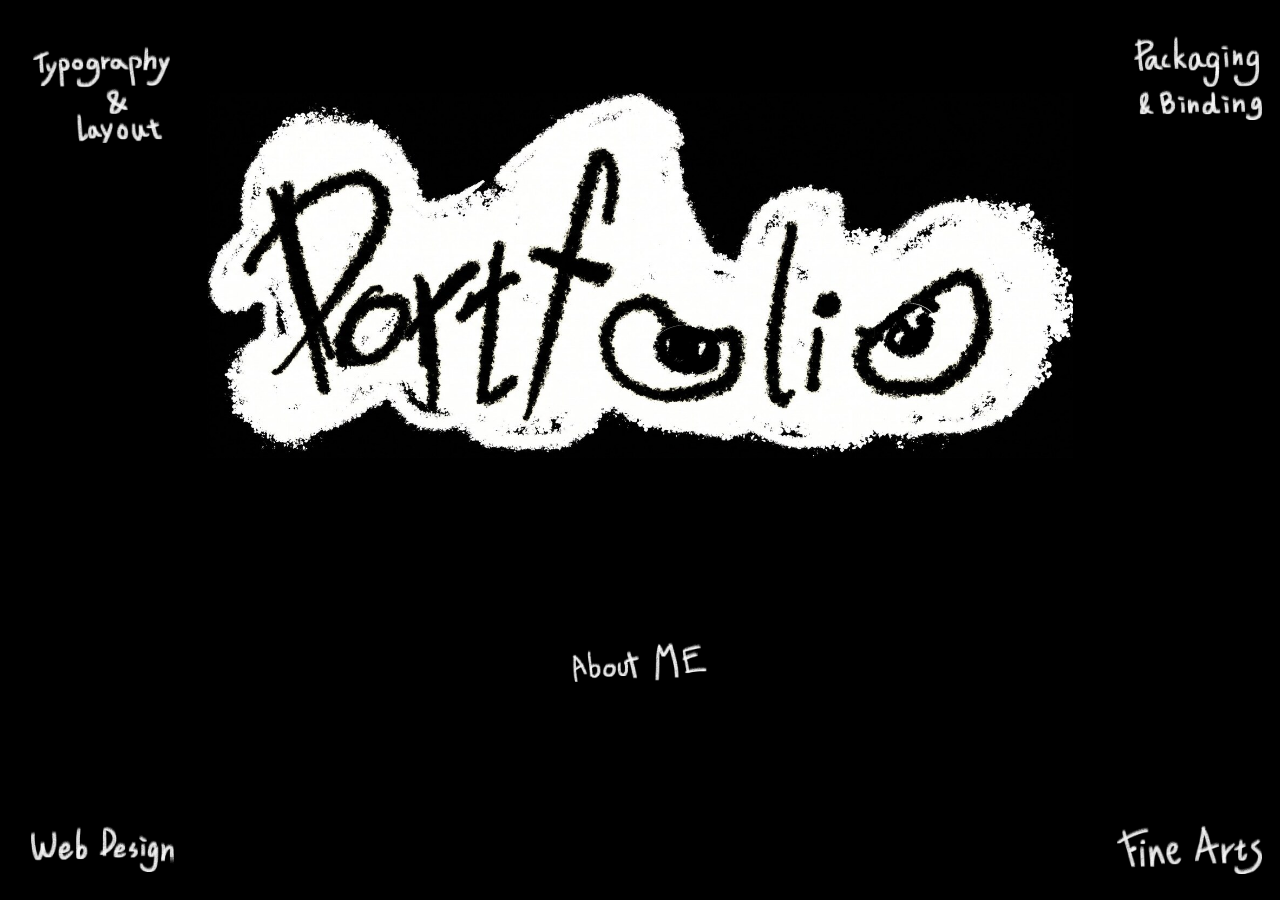
<file: index.html>
<!DOCTYPE html>
<html lang="zh-Hant">
<head>
  <meta charset="UTF-8">
  <meta name="viewport" content="width=device-width, initial-scale=1.0">
  <title>Portfolio｜張詠晴 CHANG, YUNG CHING</title>
  <link rel="preconnect" href="https://fonts.googleapis.com">
  <link rel="preconnect" href="https://fonts.gstatic.com" crossorigin>
  <link href="https://fonts.googleapis.com/css2?family=Noto+Sans+TC:wght@300;400;500;700&display=swap" rel="stylesheet">
  <link rel="stylesheet" href="css/style.css">
</head>
<body class="page-home">

  <main class="home">
    <!-- ============ 中央 Portfolio Logo（眼睛會跟著滑鼠） ============ -->
    <div class="home-logo" id="homeLogo" aria-label="Portfolio">
      <img class="home-logo__base" src="images/logo/logo-home.jpg" alt="Portfolio">
      <!-- 兩個眼睛：位置以 % 對齊 logo 圖片，換 logo 圖時要一起調整 css 裡的 .eye--1 / .eye--2 -->
      <span class="eye eye--1"><img class="eye__pupil" src="images/logo/pupil1.png" alt=""></span>
      <span class="eye eye--2"><img class="eye__pupil" src="images/logo/pupil2.png" alt=""></span>
    </div>

    <!-- ============ 手寫字選單（PNG 放在 images/hand/，換檔名即可） ============ -->
    <nav class="home-nav" aria-label="作品分類">
      <a class="hand-link hand-link--tl" href="typography.html">
        <img src="images/hand/typography.png" alt="Typography &amp; Layout">
      </a>
      <a class="hand-link hand-link--tr" href="packaging.html">
        <img src="images/hand/packaging.png" alt="Packaging &amp; Binding">
      </a>
      <a class="hand-link hand-link--center" href="about.html">
        <img src="images/hand/about-me.png" alt="About ME">
      </a>
      <a class="hand-link hand-link--bl" href="web.html">
        <img src="images/hand/web-design.png" alt="Web Design">
      </a>
      <a class="hand-link hand-link--br" href="fine-arts.html">
        <img src="images/hand/fine-arts.png" alt="Fine Arts">
      </a>
    </nav>
  </main>

  <script src="js/main.js"></script>
</body>
</html>
</file>
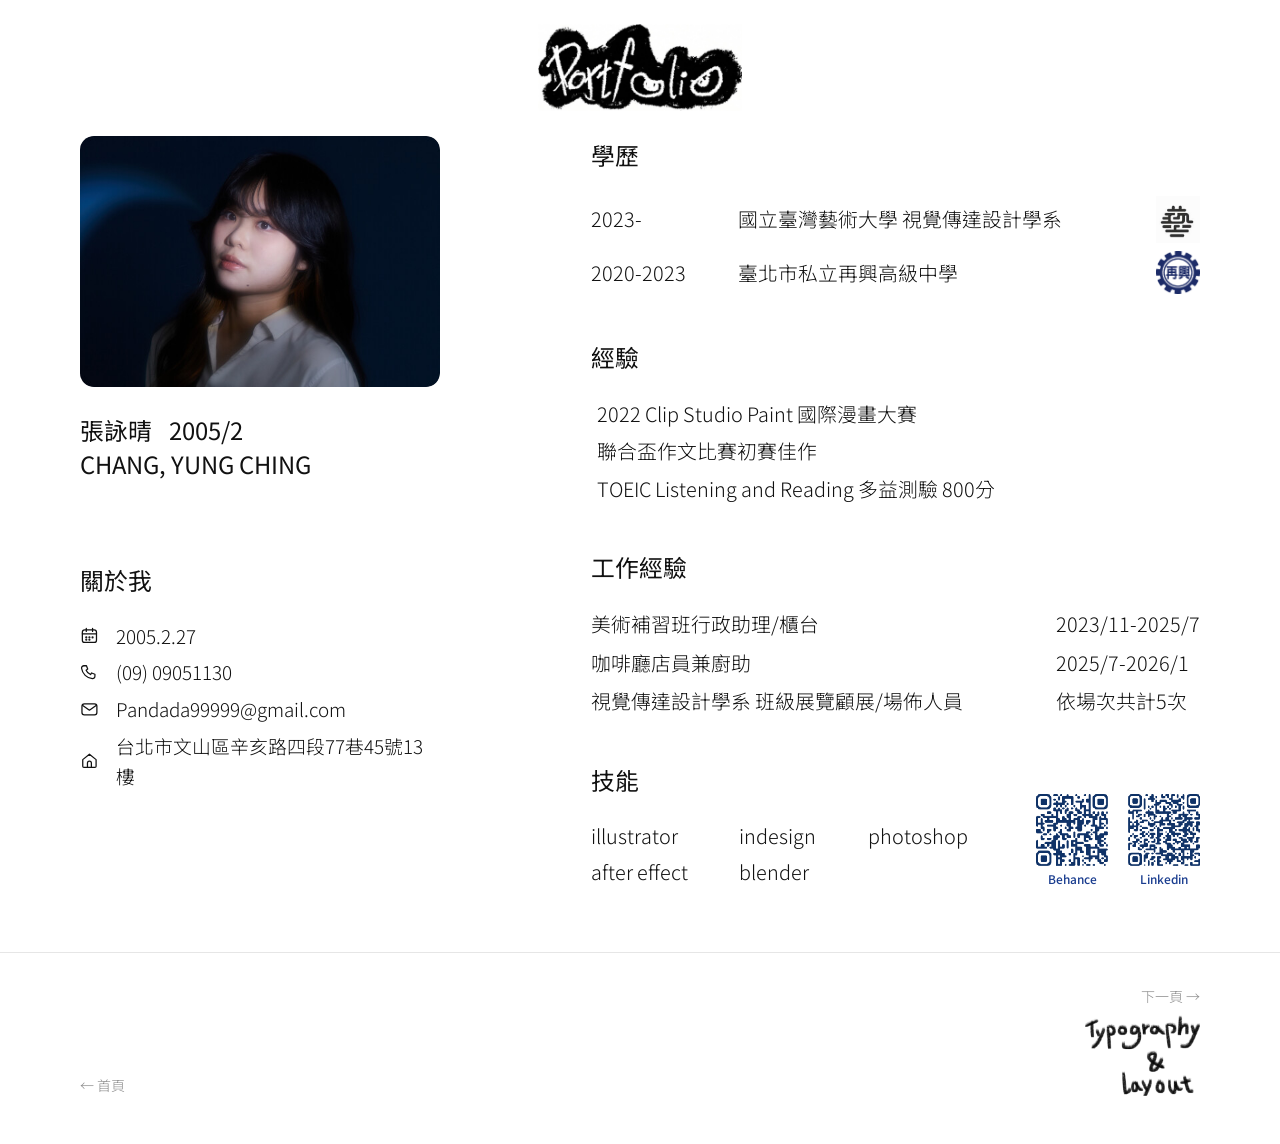
<file: about.html>
<!DOCTYPE html>
<html lang="zh-Hant">
<head>
  <meta charset="UTF-8">
  <meta name="viewport" content="width=device-width, initial-scale=1.0">
  <title>About me｜Portfolio</title>
  <link rel="preconnect" href="https://fonts.googleapis.com">
  <link rel="preconnect" href="https://fonts.gstatic.com" crossorigin>
  <link href="https://fonts.googleapis.com/css2?family=Noto+Sans+TC:wght@300;400;500;700&display=swap" rel="stylesheet">
  <link rel="stylesheet" href="css/style.css">
</head>
<body class="page-sub">

  <header class="site-header">
    <a class="site-logo" href="index.html" aria-label="回首頁"><img src="images/logo/logo-header.jpg" alt="Portfolio"></a>
  </header>

  <main class="about">
    <!-- ============ 左欄 ============ -->
    <section class="about__profile">
      <img class="about__photo" src="images/about/photo.jpg" alt="張詠晴 照片">
      <h1 class="about__name">
        <span>張詠晴<span class="about__born">2005/2</span></span>
        <span class="about__name-en">CHANG, YUNG CHING</span>
      </h1>

      <h2 class="about__heading about__heading--me">關於我</h2>
      <ul class="contact">
        <li>
          <svg viewBox="0 0 24 24" aria-hidden="true"><rect x="3" y="5" width="18" height="16" rx="3"/><path d="M3 10h18M8 3v4M16 3v4"/><circle cx="8" cy="14.5" r=".6"/><circle cx="12" cy="14.5" r=".6"/><circle cx="16" cy="14.5" r=".6"/><circle cx="8" cy="17.5" r=".6"/><circle cx="12" cy="17.5" r=".6"/></svg>
          <span>2005.2.27</span>
        </li>
        <li>
          <svg viewBox="0 0 24 24" aria-hidden="true"><path d="M5 3.5h3.2l1.6 4.2-2 1.4a11 11 0 0 0 5.6 5.6l1.4-2 4.2 1.6V17a3 3 0 0 1-3.2 3A15.5 15.5 0 0 1 2 6.7 3 3 0 0 1 5 3.5Z"/></svg>
          <a href="tel:0909051130">(09) 09051130</a>
        </li>
        <li>
          <svg viewBox="0 0 24 24" aria-hidden="true"><rect x="2.5" y="5" width="19" height="14" rx="3"/><path d="m3.5 7 8.5 6 8.5-6"/></svg>
          <a href="mailto:Pandada99999@gmail.com">Pandada99999@gmail.com</a>
        </li>
        <li>
          <svg viewBox="0 0 24 24" aria-hidden="true"><path d="M3.5 11 12 4l8.5 7v8.5a1.5 1.5 0 0 1-1.5 1.5H5a1.5 1.5 0 0 1-1.5-1.5Z"/><path d="M9.5 21v-5.5a2.5 2.5 0 0 1 5 0V21"/></svg>
          <span>台北市文山區辛亥路四段77巷45號13樓</span>
        </li>
      </ul>
    </section>

    <!-- ============ 右欄 ============ -->
    <section class="about__resume">
      <div class="resume-block">
        <h2 class="about__heading">學歷</h2>
        <div class="edu">
          <div class="edu__row"><span>2023-</span><span>國立臺灣藝術大學 視覺傳達設計學系</span><img src="images/about/logo-ntua.png" alt="國立臺灣藝術大學"></div>
          <div class="edu__row"><span>2020-2023</span><span>臺北市私立再興高級中學</span><img src="images/about/logo-school.png" alt="再興中學"></div>
        </div>
      </div>

      <div class="resume-block">
        <h2 class="about__heading">經驗</h2>
        <ul class="plain-list">
          <li>2022 Clip Studio Paint 國際漫畫大賽</li>
          <li>聯合盃作文比賽初賽佳作</li>
          <li>TOEIC Listening and Reading 多益測驗 800分</li>
        </ul>
      </div>

      <div class="resume-block">
        <h2 class="about__heading">工作經驗</h2>
        <div class="jobs">
          <span>美術補習班行政助理/櫃台</span><span>2023/11-2025/7</span>
          <span>咖啡廳店員兼廚助</span><span>2025/7-2026/1</span>
          <span>視覺傳達設計學系 班級展覽顧展/場佈人員</span><span>依場次共計5次</span>
        </div>
      </div>

      <div class="resume-block resume-block--skills">
        <div>
          <h2 class="about__heading">技能</h2>
          <div class="skills">
            <span>illustrator</span><span>indesign</span><span>photoshop</span>
            <span>after effect</span><span>blender</span>
          </div>
        </div>
        <!-- QR code：圖片在 images/about/，href 換成你的 Behance / LinkedIn 網址 -->
        <div class="qr">
          <a href="#" target="_blank" rel="noopener"><img src="images/about/qr-behance.png" alt="Behance QR code"><span>Behance</span></a>
          <a href="#" target="_blank" rel="noopener"><img src="images/about/qr-linkedin.png" alt="LinkedIn QR code"><span>Linkedin</span></a>
        </div>
      </div>
    </section>
  </main>

  <nav class="pager" aria-label="頁面切換">
    <a class="pager__link" href="index.html"><span class="pager__hint">← 首頁</span></a>
    <a class="pager__link pager__link--next" href="typography.html"><span class="pager__hint">下一頁 →</span><img src="images/hand/typography.png" alt="Typography &amp; Layout"></a>
  </nav>
</body>
</html>
</file>
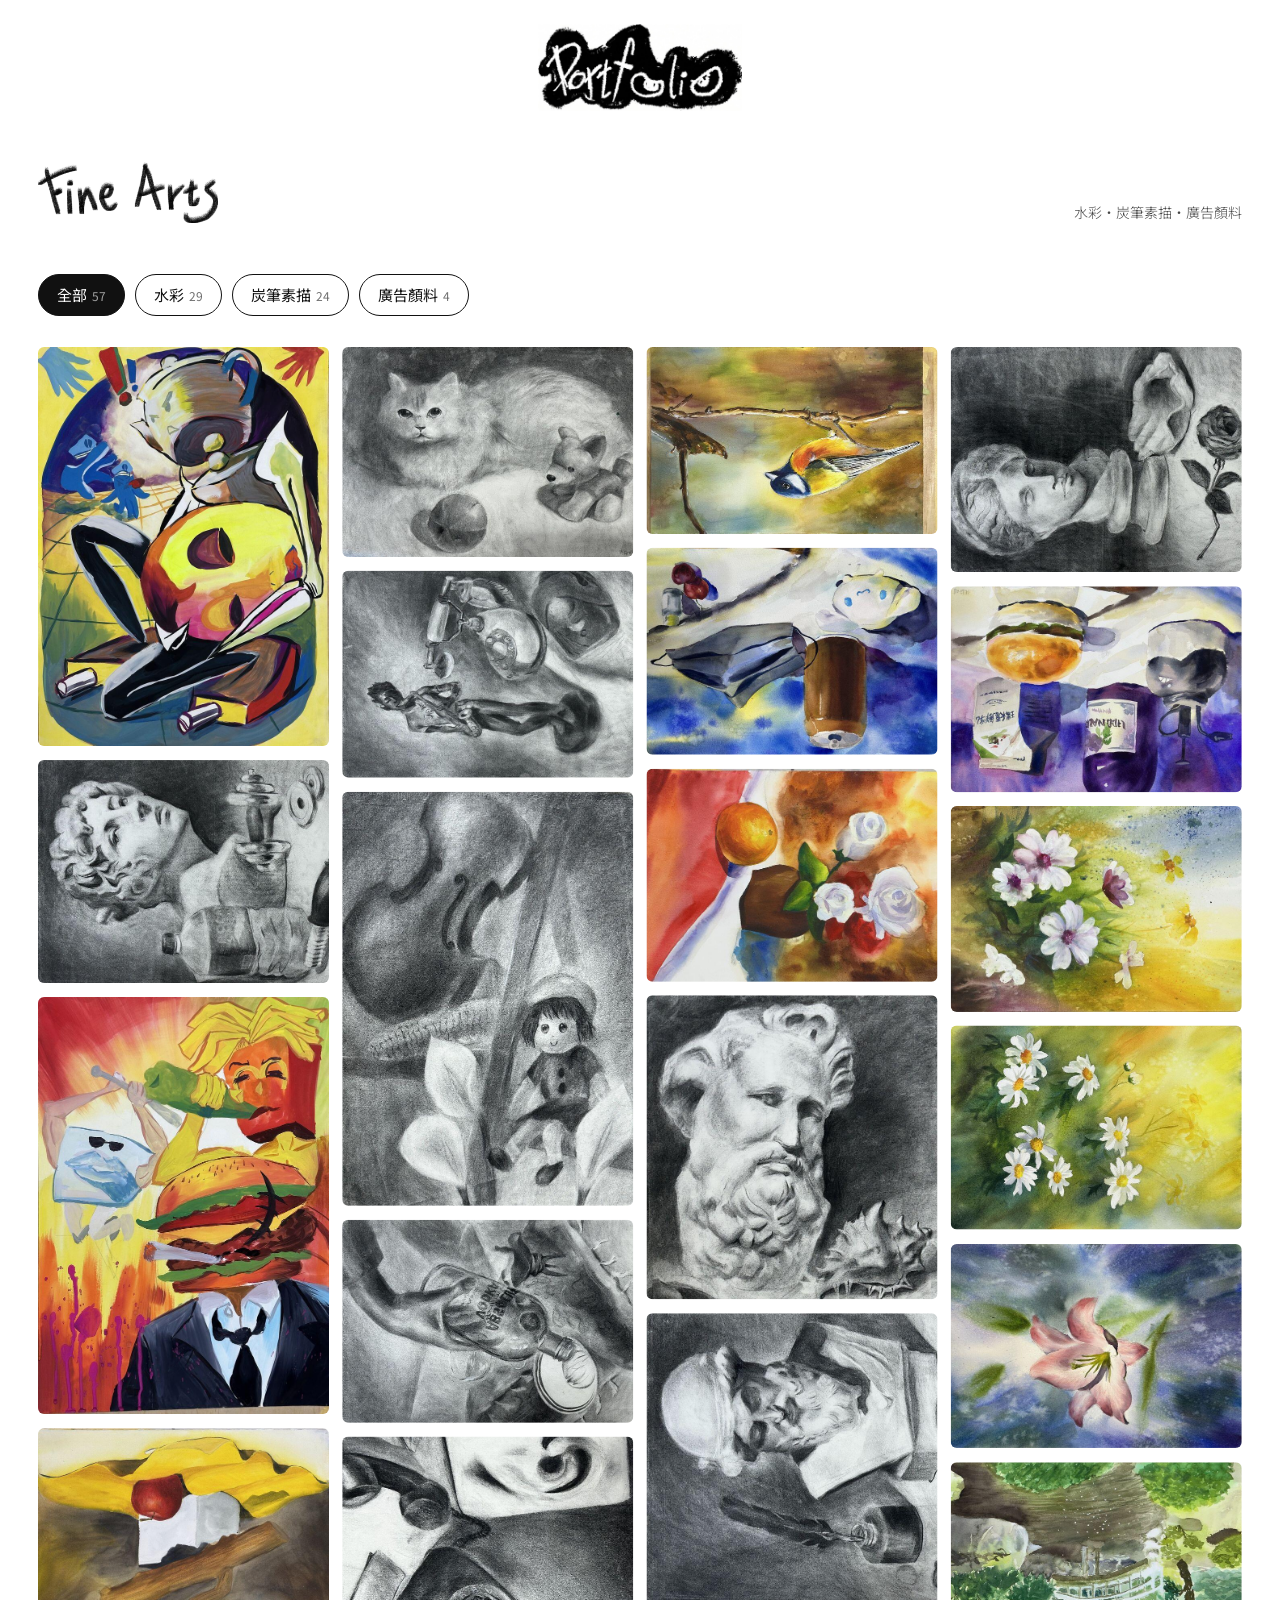
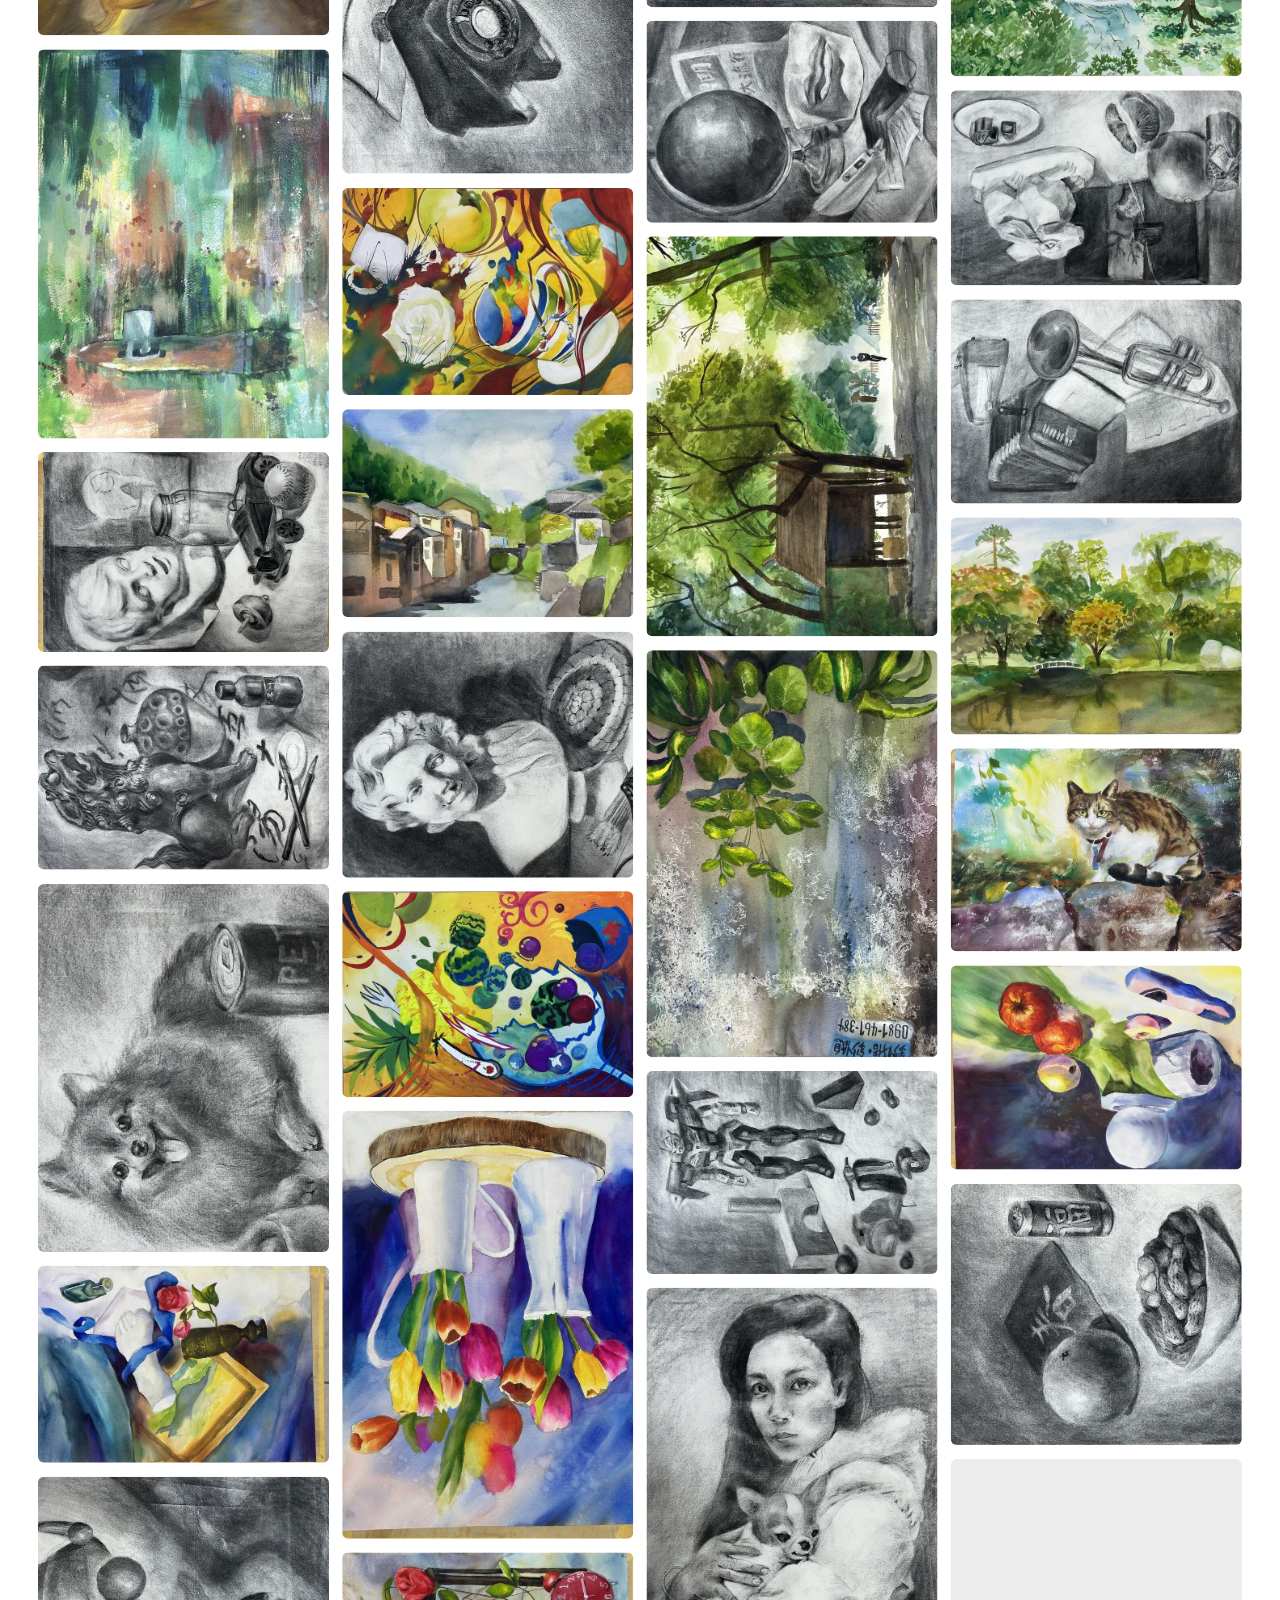
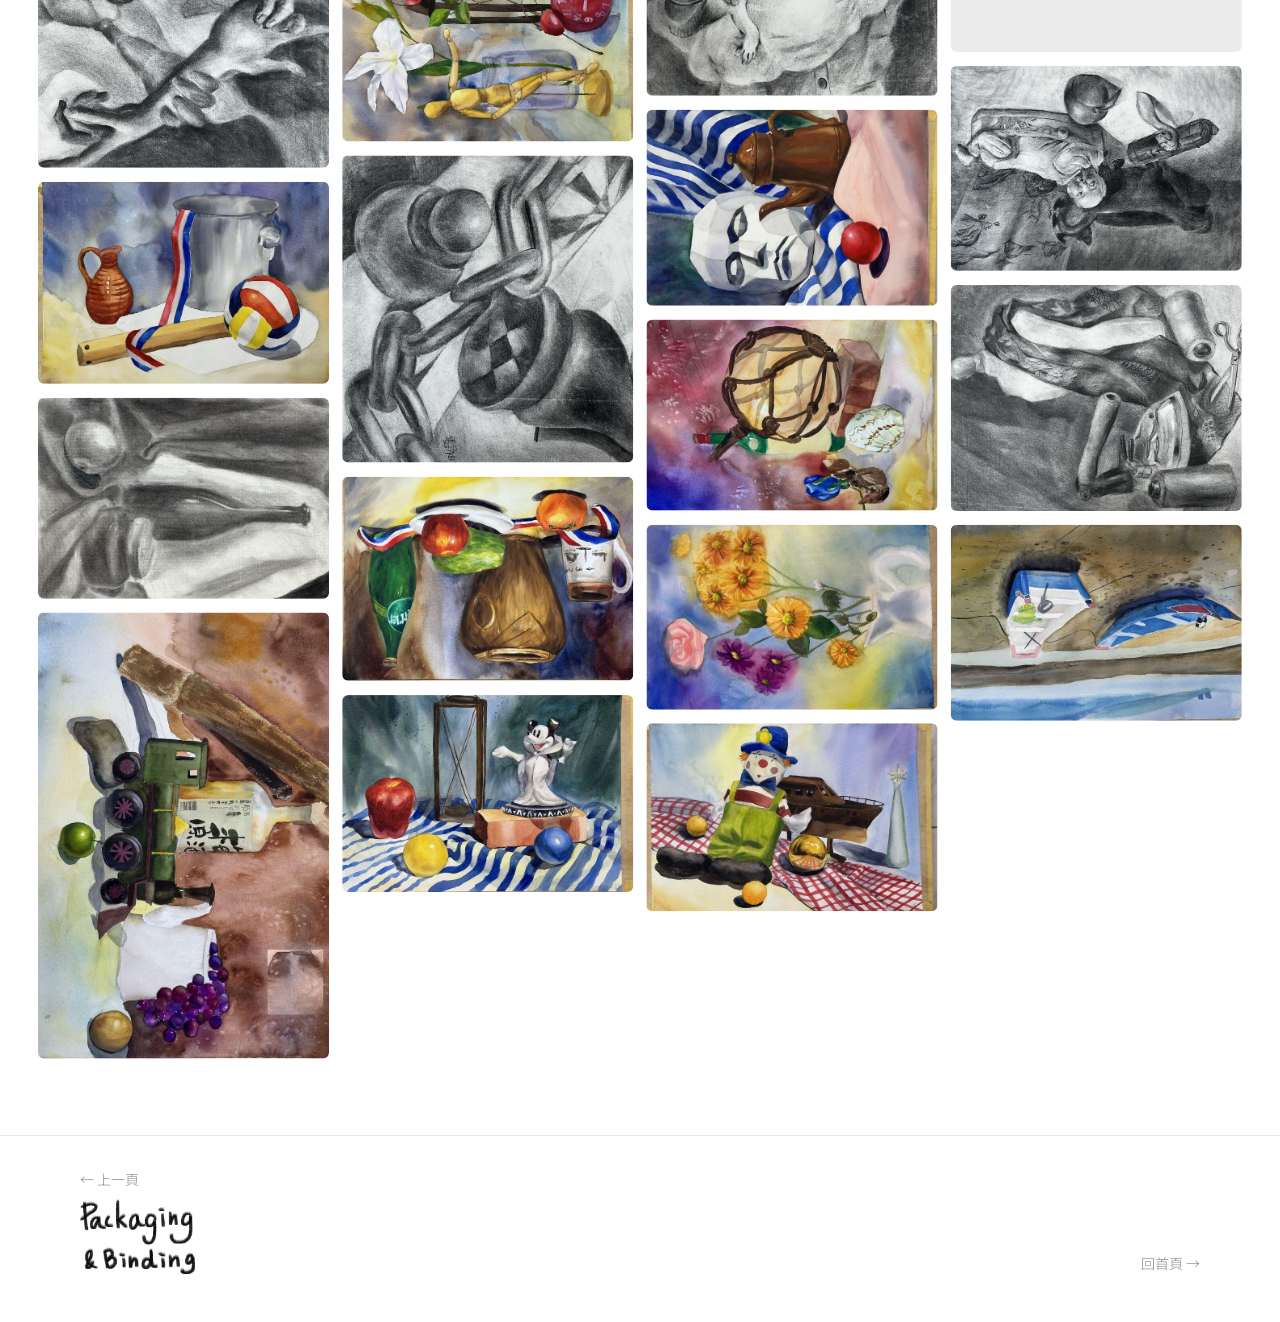
<file: fine-arts.html>
<!DOCTYPE html>
<html lang="zh-Hant">
<head>
  <meta charset="UTF-8">
  <meta name="viewport" content="width=device-width, initial-scale=1.0">
  <title>Fine Arts｜Portfolio</title>
  <link rel="preconnect" href="https://fonts.googleapis.com">
  <link rel="preconnect" href="https://fonts.gstatic.com" crossorigin>
  <link href="https://fonts.googleapis.com/css2?family=Noto+Sans+TC:wght@300;400;500;700&display=swap" rel="stylesheet">
  <link rel="stylesheet" href="css/style.css">
</head>
<body class="page-sub">

  <header class="site-header">
    <a class="site-logo" href="index.html" aria-label="回首頁"><img src="images/logo/logo-header.jpg" alt="Portfolio"></a>
  </header>

  <main class="section section--wide">
    <div class="page-title">
      <img src="images/hand/fine-arts.png" alt="Fine Arts">
      <p class="page-title__caption">水彩・炭筆素描・廣告顏料</p>
    </div>

    <!-- 分類篩選：data-filter 對應 js/artworks.js 裡的 category -->
    <div class="filters" role="tablist" aria-label="作品分類">
      <button class="filter is-active" data-filter="all" role="tab" aria-selected="true">全部 <span class="filter__count"></span></button>
      <button class="filter" data-filter="watercolor" role="tab" aria-selected="false">水彩 <span class="filter__count"></span></button>
      <button class="filter" data-filter="sketch" role="tab" aria-selected="false">炭筆素描 <span class="filter__count"></span></button>
      <button class="filter" data-filter="gouache" role="tab" aria-selected="false">廣告顏料 <span class="filter__count"></span></button>
    </div>

    <!-- 瀑布流：內容由 js/gallery.js 依照 js/artworks.js 自動產生 -->
    <div class="masonry" id="masonry"></div>
  </main>

  <nav class="pager" aria-label="頁面切換">
    <a class="pager__link" href="packaging.html"><span class="pager__hint">← 上一頁</span><img src="images/hand/packaging.png" alt="Packaging &amp; Binding"></a>
    <a class="pager__link pager__link--next" href="index.html"><span class="pager__hint">回首頁 →</span></a>
  </nav>

  <script src="js/artworks.js"></script>
  <script src="js/lightbox.js"></script>
  <script src="js/gallery.js"></script>
</body>
</html>
</file>
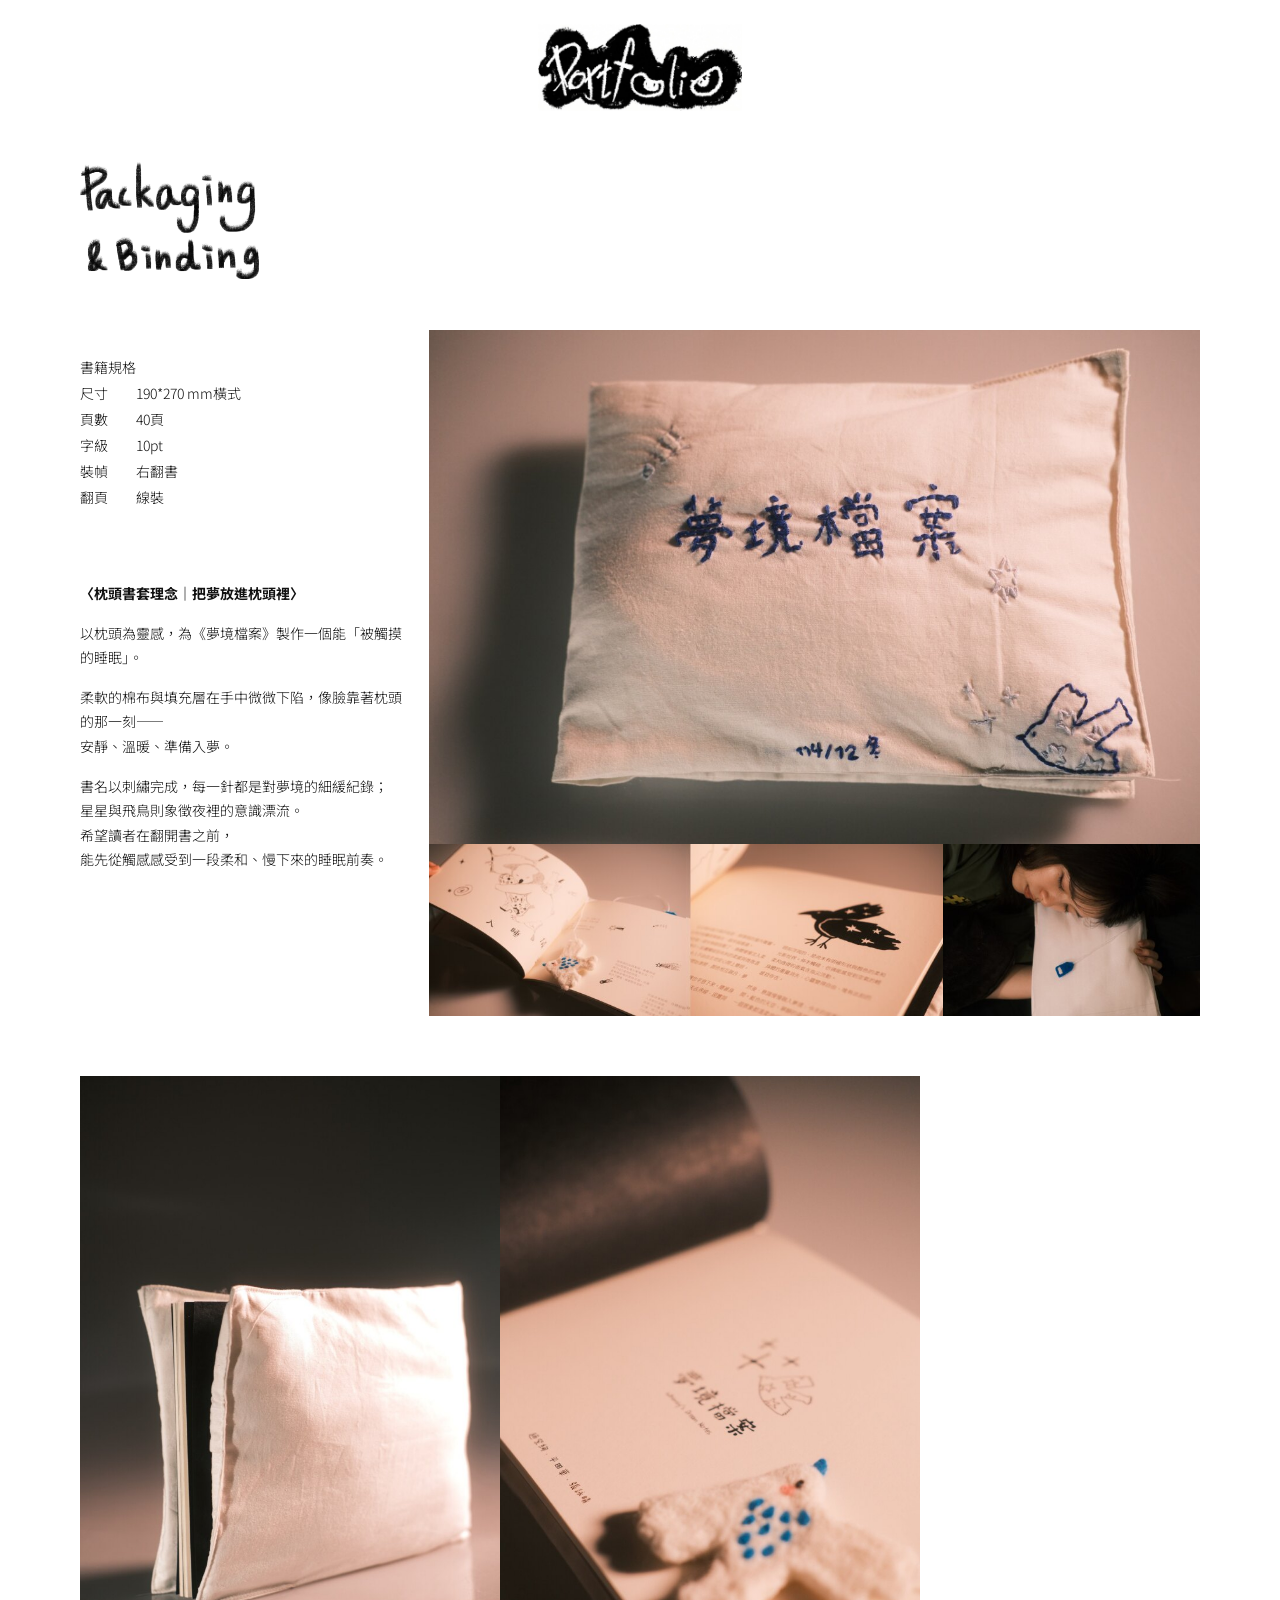
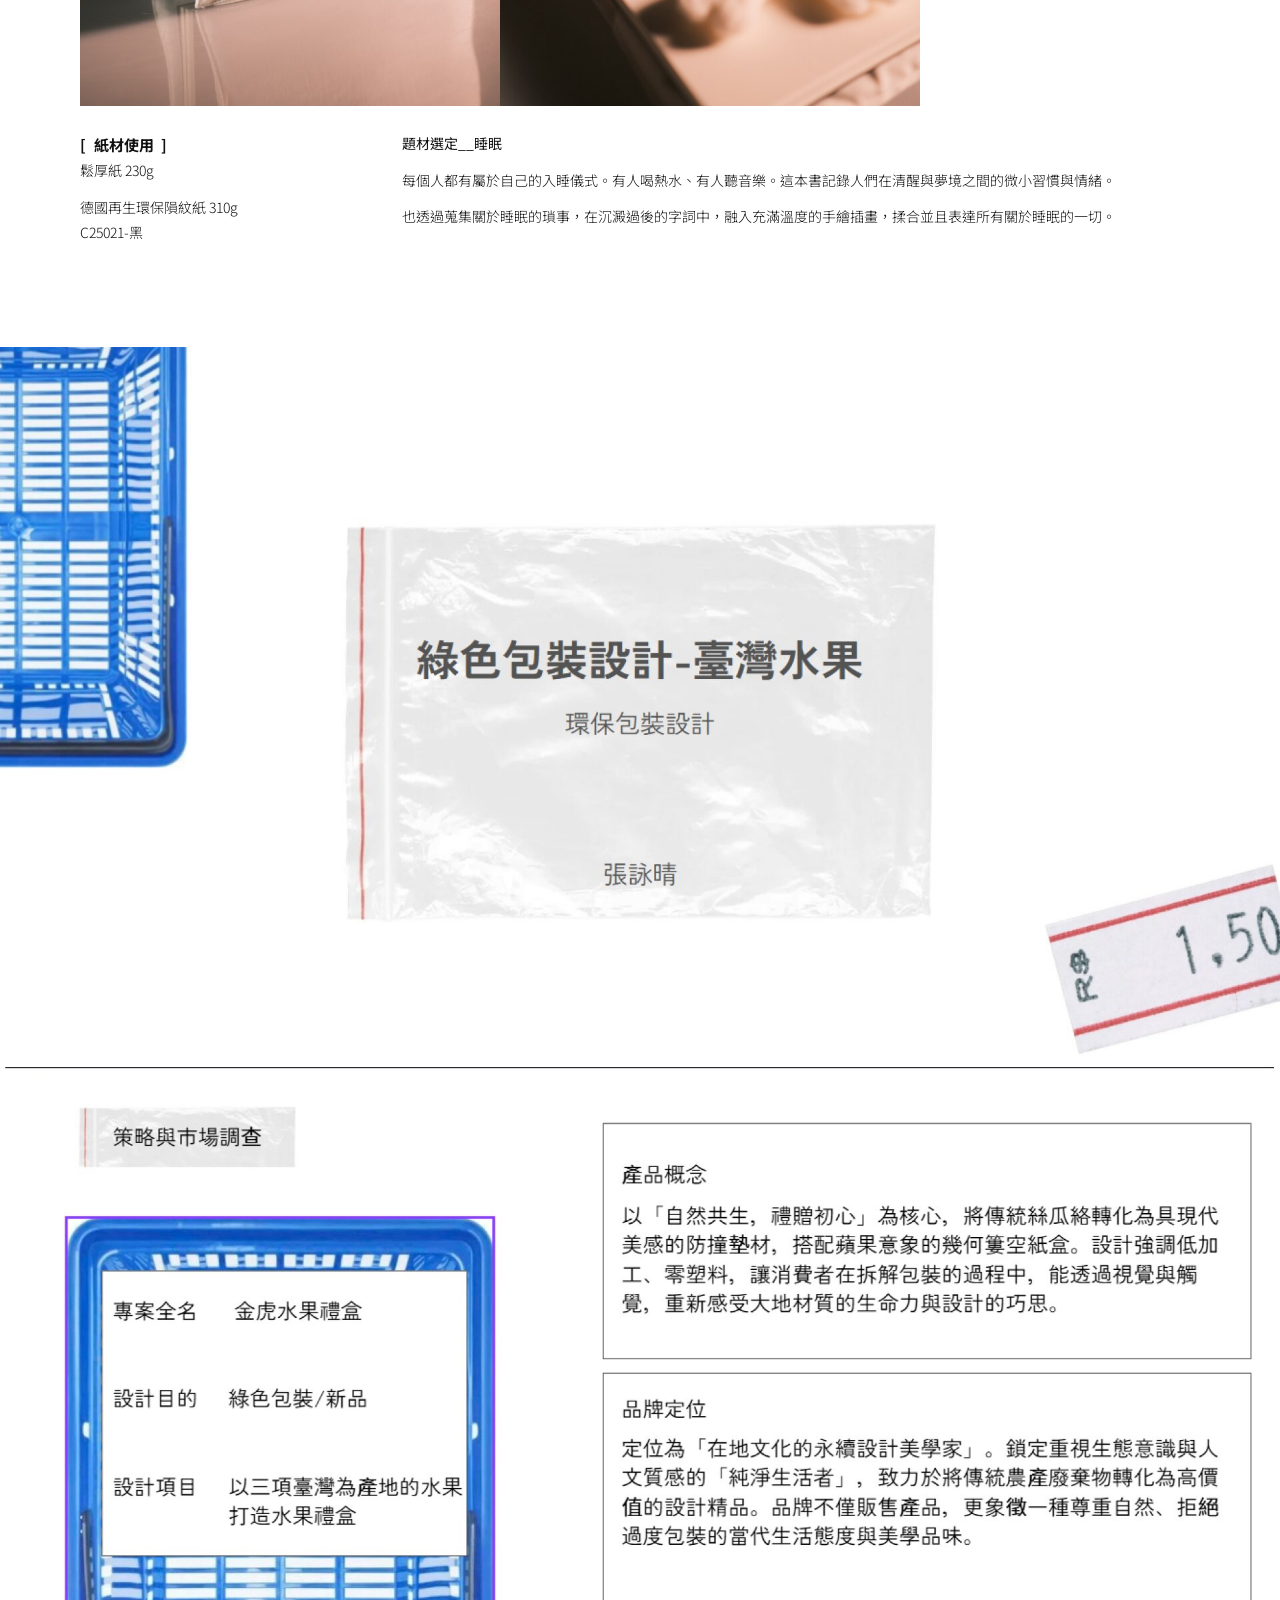
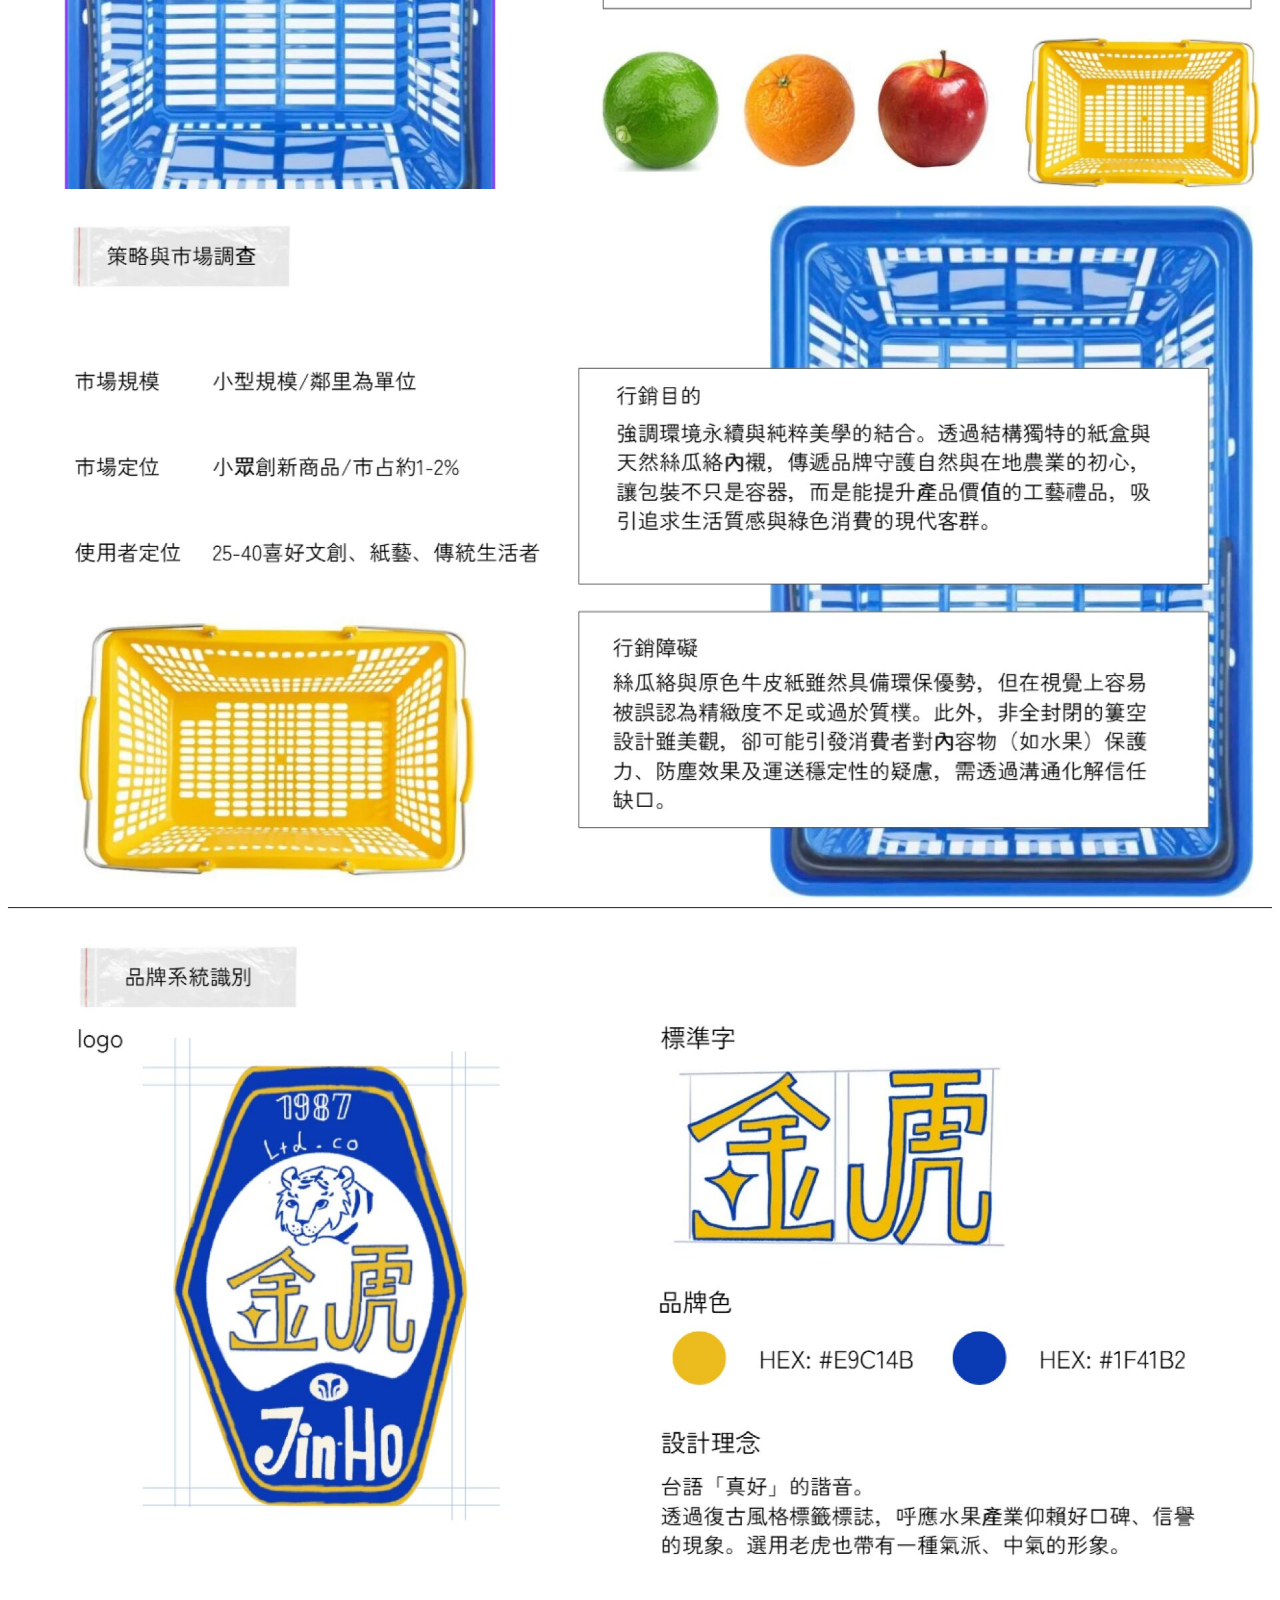
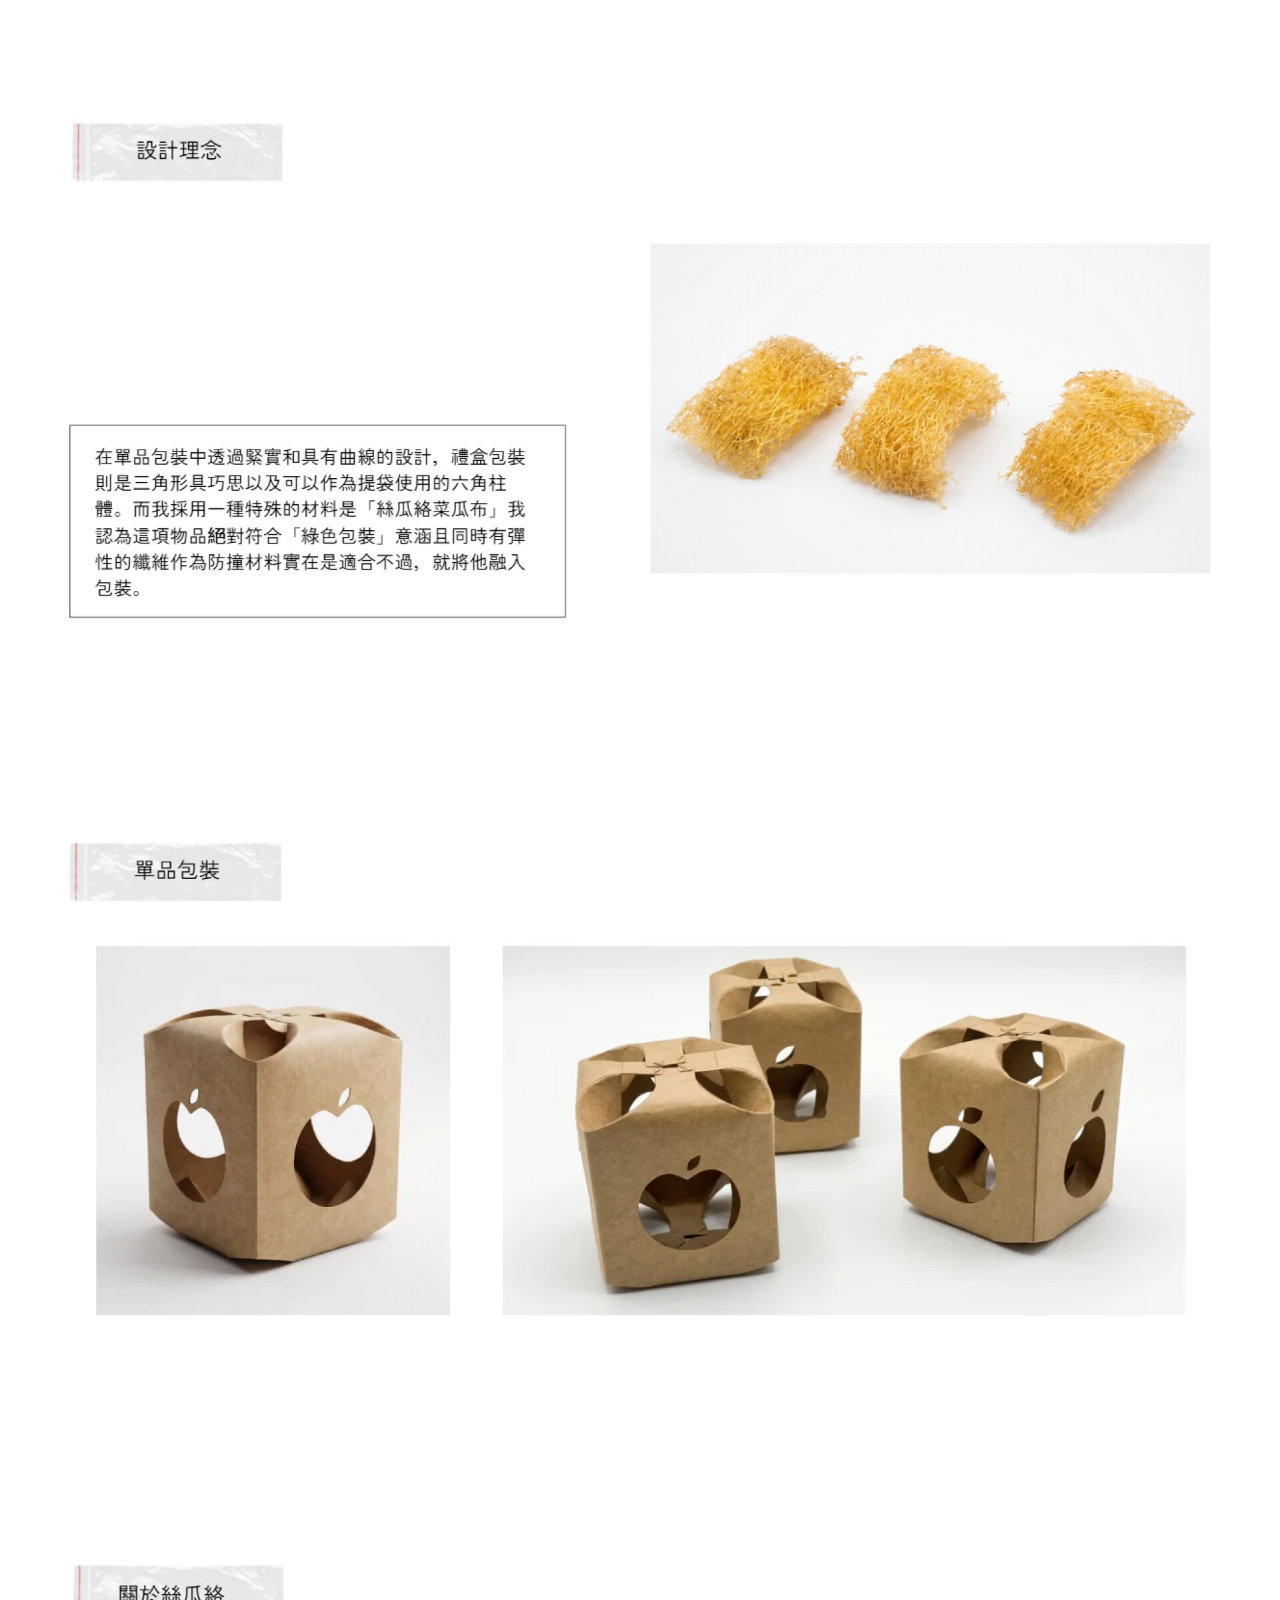
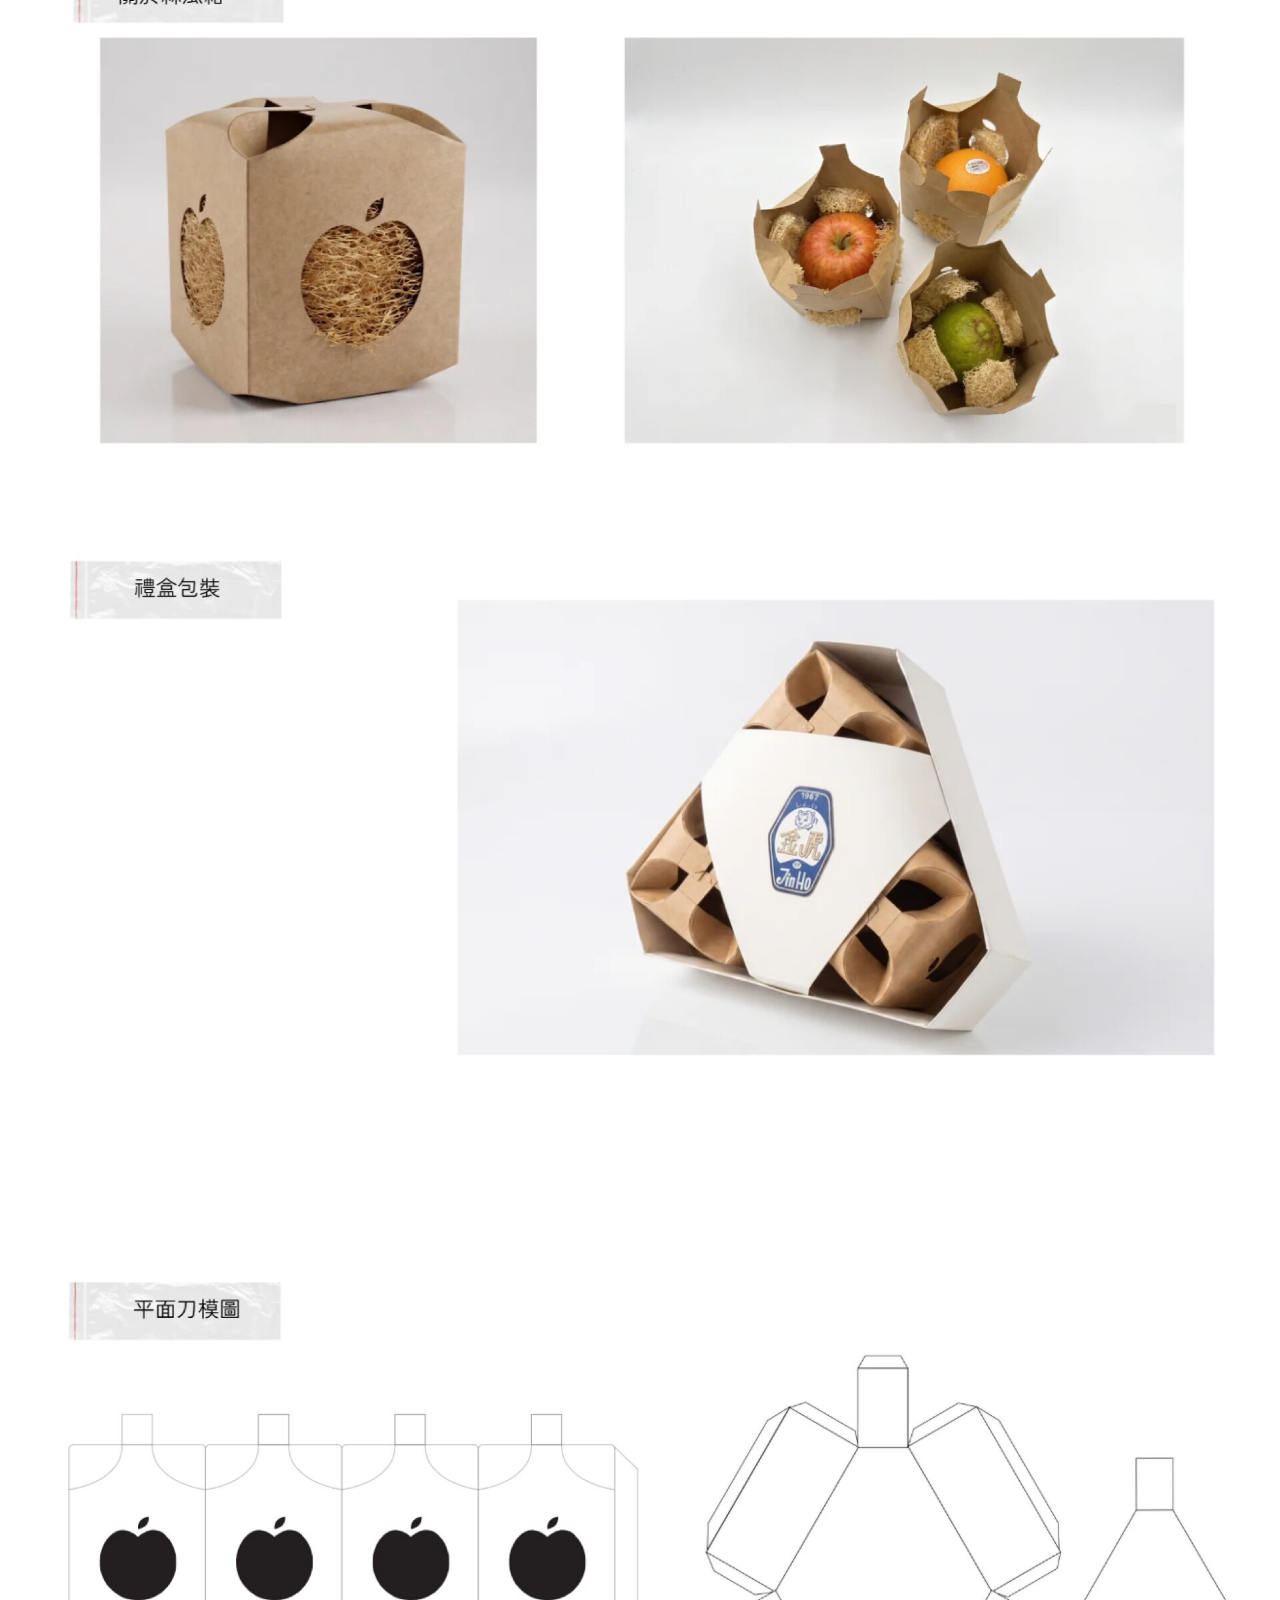
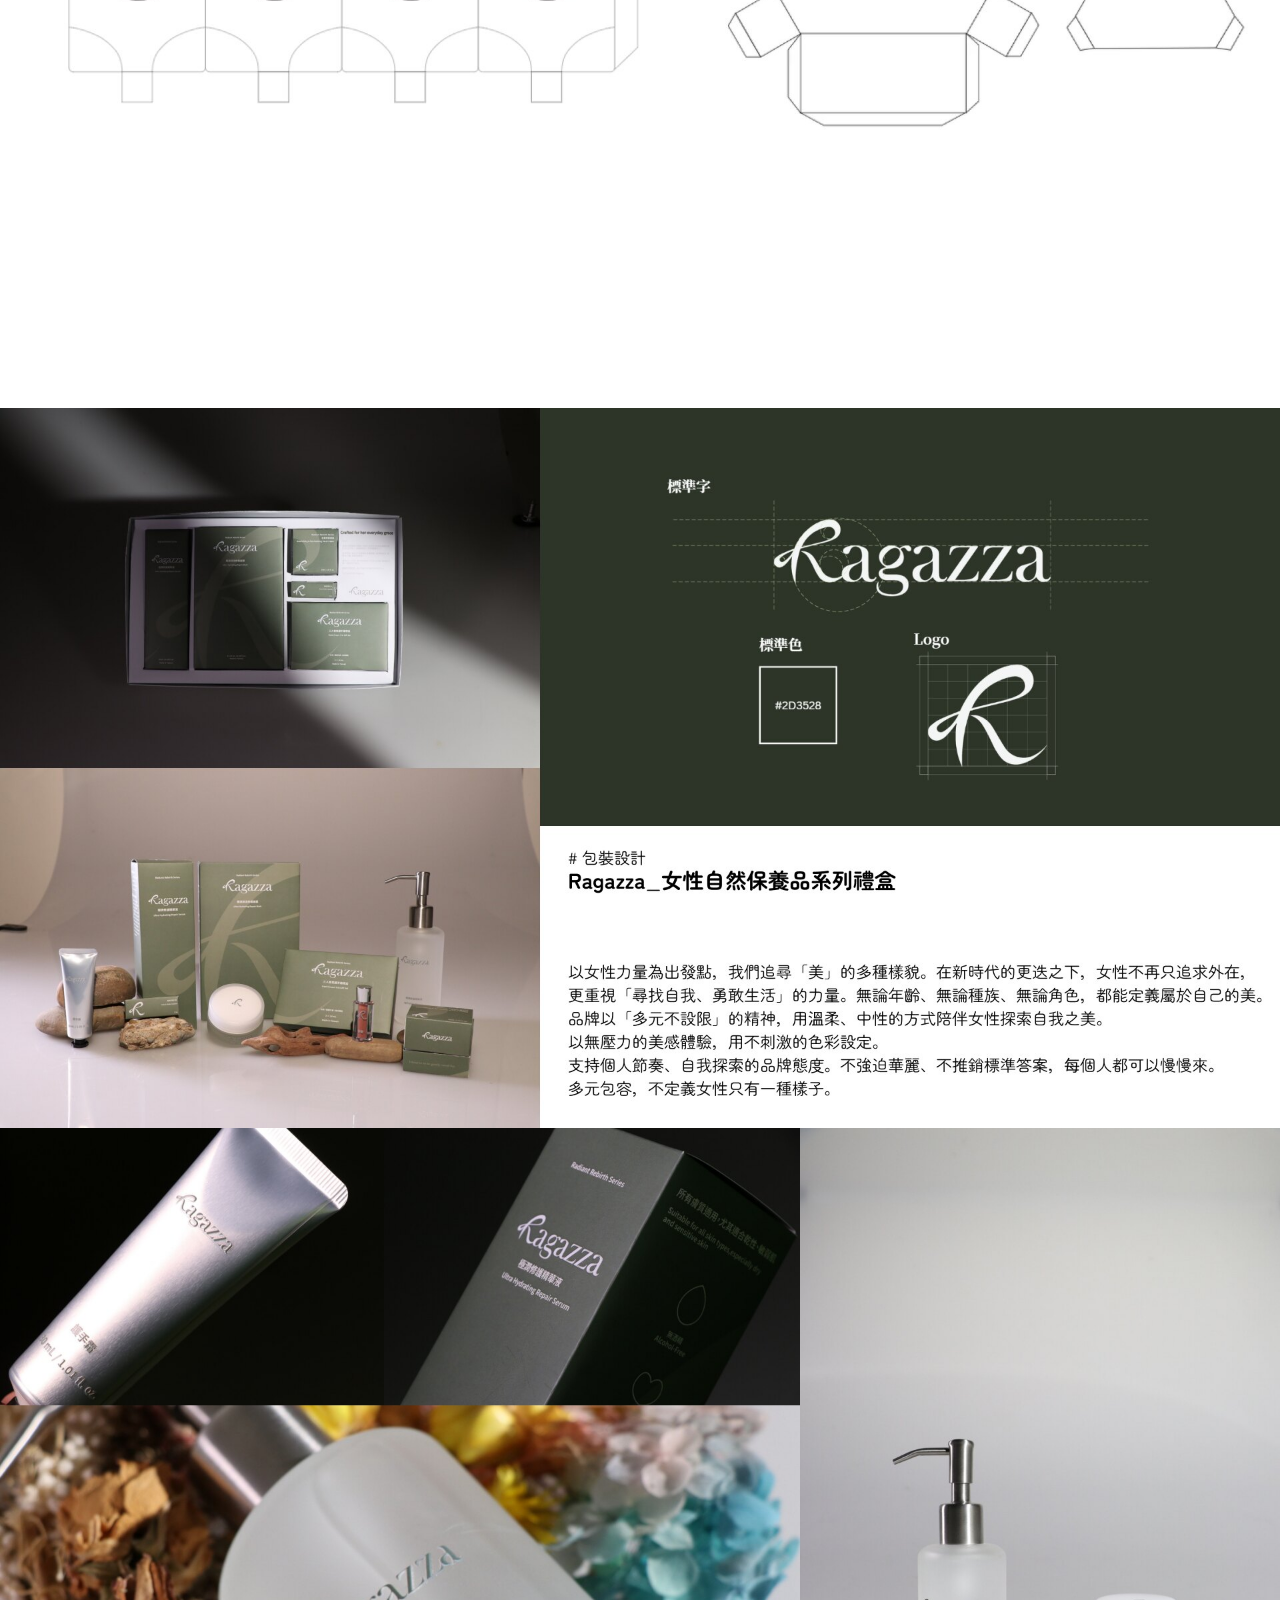
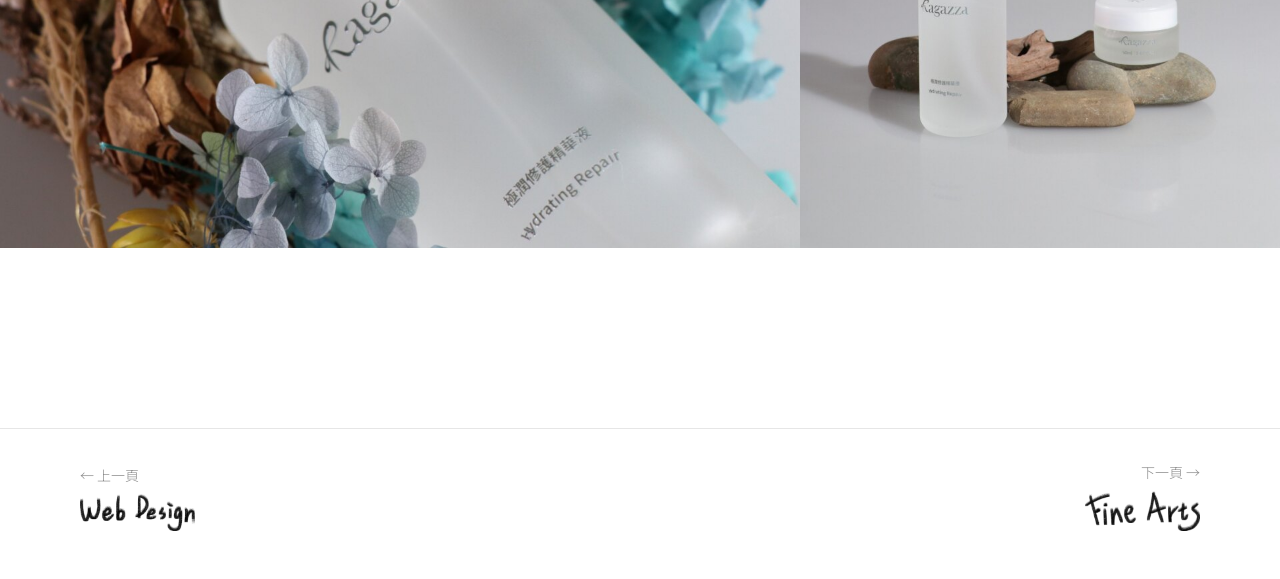
<file: packaging.html>
<!DOCTYPE html>
<html lang="zh-Hant">
<head>
  <meta charset="UTF-8">
  <meta name="viewport" content="width=device-width, initial-scale=1.0">
  <title>Packaging &amp; Binding｜Portfolio</title>
  <link rel="preconnect" href="https://fonts.googleapis.com">
  <link rel="preconnect" href="https://fonts.gstatic.com" crossorigin>
  <link href="https://fonts.googleapis.com/css2?family=Noto+Sans+TC:wght@300;400;500;700&display=swap" rel="stylesheet">
  <link rel="stylesheet" href="css/style.css">
</head>
<body class="page-sub">

  <header class="site-header">
    <a class="site-logo" href="index.html" aria-label="回首頁"><img src="images/logo/logo-header.jpg" alt="Portfolio"></a>
  </header>

  <main class="section">
    <div class="page-title">
      <img src="images/hand/packaging.png" alt="Packaging &amp; Binding">
    </div>

    <!-- ================= 作品 1：夢境檔案 書籍裝幀 ================= -->
    <article class="book">
      <div class="book__hero">
        <aside class="book__text">
          <dl class="spec">
            <dt class="spec__title">書籍規格</dt>
            <dt>尺寸</dt><dd>190*270 mm橫式</dd>
            <dt>頁數</dt><dd>40頁</dd>
            <dt>字級</dt><dd>10pt</dd>
            <dt>裝幀</dt><dd>右翻書</dd>
            <dt>翻頁</dt><dd>線裝</dd>
          </dl>

          <h3 class="book__concept-title">〈枕頭書套理念｜把夢放進枕頭裡〉</h3>
          <p>以枕頭為靈感，為《夢境檔案》製作一個能「被觸摸的睡眠」。</p>
          <p>柔軟的棉布與填充層在手中微微下陷，像臉靠著枕頭的那一刻——<br>安靜、溫暖、準備入夢。</p>
          <p>書名以刺繡完成，每一針都是對夢境的細緩紀錄；<br>星星與飛鳥則象徵夜裡的意識漂流。<br>希望讀者在翻開書之前，<br>能先從觸感感受到一段柔和、慢下來的睡眠前奏。</p>
        </aside>
        <div class="book__photos">
          <img class="book__cover zoomable" src="images/packaging/book-cover.jpg" alt="夢境檔案 枕頭書套">
          <div class="book__thumbs">
            <img class="zoomable" src="images/packaging/book-1.jpg" alt="夢境檔案 內頁" loading="lazy">
            <img class="zoomable" src="images/packaging/book-2.jpg" alt="夢境檔案 內頁插畫" loading="lazy">
            <img class="zoomable" src="images/packaging/book-3.jpg" alt="夢境檔案 情境照" loading="lazy">
          </div>
        </div>
      </div>

      <div class="book__pair">
        <img class="zoomable" src="images/packaging/book-4.jpg" alt="夢境檔案 書套側面" loading="lazy">
        <img class="zoomable" src="images/packaging/book-5.jpg" alt="夢境檔案 扉頁" loading="lazy">
      </div>

      <div class="book__foot">
        <div>
          <h3 class="bracket bracket--bold">[ 紙材使用 ]</h3>
          <p>鬆厚紙 230g</p>
          <p>德國再生環保隕紋紙 310g<br>C25021-黑</p>
        </div>
        <div>
          <h3 class="book__subject">題材選定__睡眠</h3>
          <p>每個人都有屬於自己的入睡儀式。有人喝熱水、有人聽音樂。這本書記錄人們在清醒與夢境之間的微小習慣與情緒。</p>
          <p>也透過蒐集關於睡眠的瑣事，在沉澱過後的字詞中，融入充滿溫度的手繪插畫，揉合並且表達所有關於睡眠的一切。</p>
        </div>
      </div>
    </article>

    <!-- ================= 作品 2：綠色包裝設計－臺灣水果（簡報頁） ================= -->
    <article class="slides">
      <img class="zoomable" src="images/packaging/fruit-01.jpg" alt="綠色包裝設計－臺灣水果 封面" loading="lazy">
      <img class="zoomable" src="images/packaging/fruit-02.jpg" alt="市場調查" loading="lazy">
      <img class="zoomable" src="images/packaging/fruit-03.jpg" alt="現有包裝調查" loading="lazy">
      <img class="zoomable" src="images/packaging/fruit-04.jpg" alt="品牌形象識別 金虎" loading="lazy">
      <img class="zoomable" src="images/packaging/fruit-05.jpg" alt="設計理念" loading="lazy">
      <img class="zoomable" src="images/packaging/fruit-06.jpg" alt="單品包裝" loading="lazy">
      <img class="zoomable" src="images/packaging/fruit-07.jpg" alt="雙封裝包裝" loading="lazy">
      <img class="zoomable" src="images/packaging/fruit-08.jpg" alt="禮盒包裝" loading="lazy">
      <img class="zoomable" src="images/packaging/fruit-09.jpg" alt="平面展開圖" loading="lazy">
    </article>

    <!-- ================= 作品 3：Ragazza 女性自然保養品系列禮盒 ================= -->
    <article class="slides">
      <img class="zoomable" src="images/packaging/ragazza-1.jpg" alt="Ragazza 女性自然保養品系列禮盒" loading="lazy">
      <img class="zoomable" src="images/packaging/ragazza-2.jpg" alt="Ragazza 產品情境照" loading="lazy">
    </article>
  </main>

  <nav class="pager" aria-label="頁面切換">
    <a class="pager__link" href="web.html"><span class="pager__hint">← 上一頁</span><img src="images/hand/web-design.png" alt="Web Design"></a>
    <a class="pager__link pager__link--next" href="fine-arts.html"><span class="pager__hint">下一頁 →</span><img src="images/hand/fine-arts.png" alt="Fine Arts"></a>
  </nav>

  <script src="js/lightbox.js"></script>
</body>
</html>
</file>
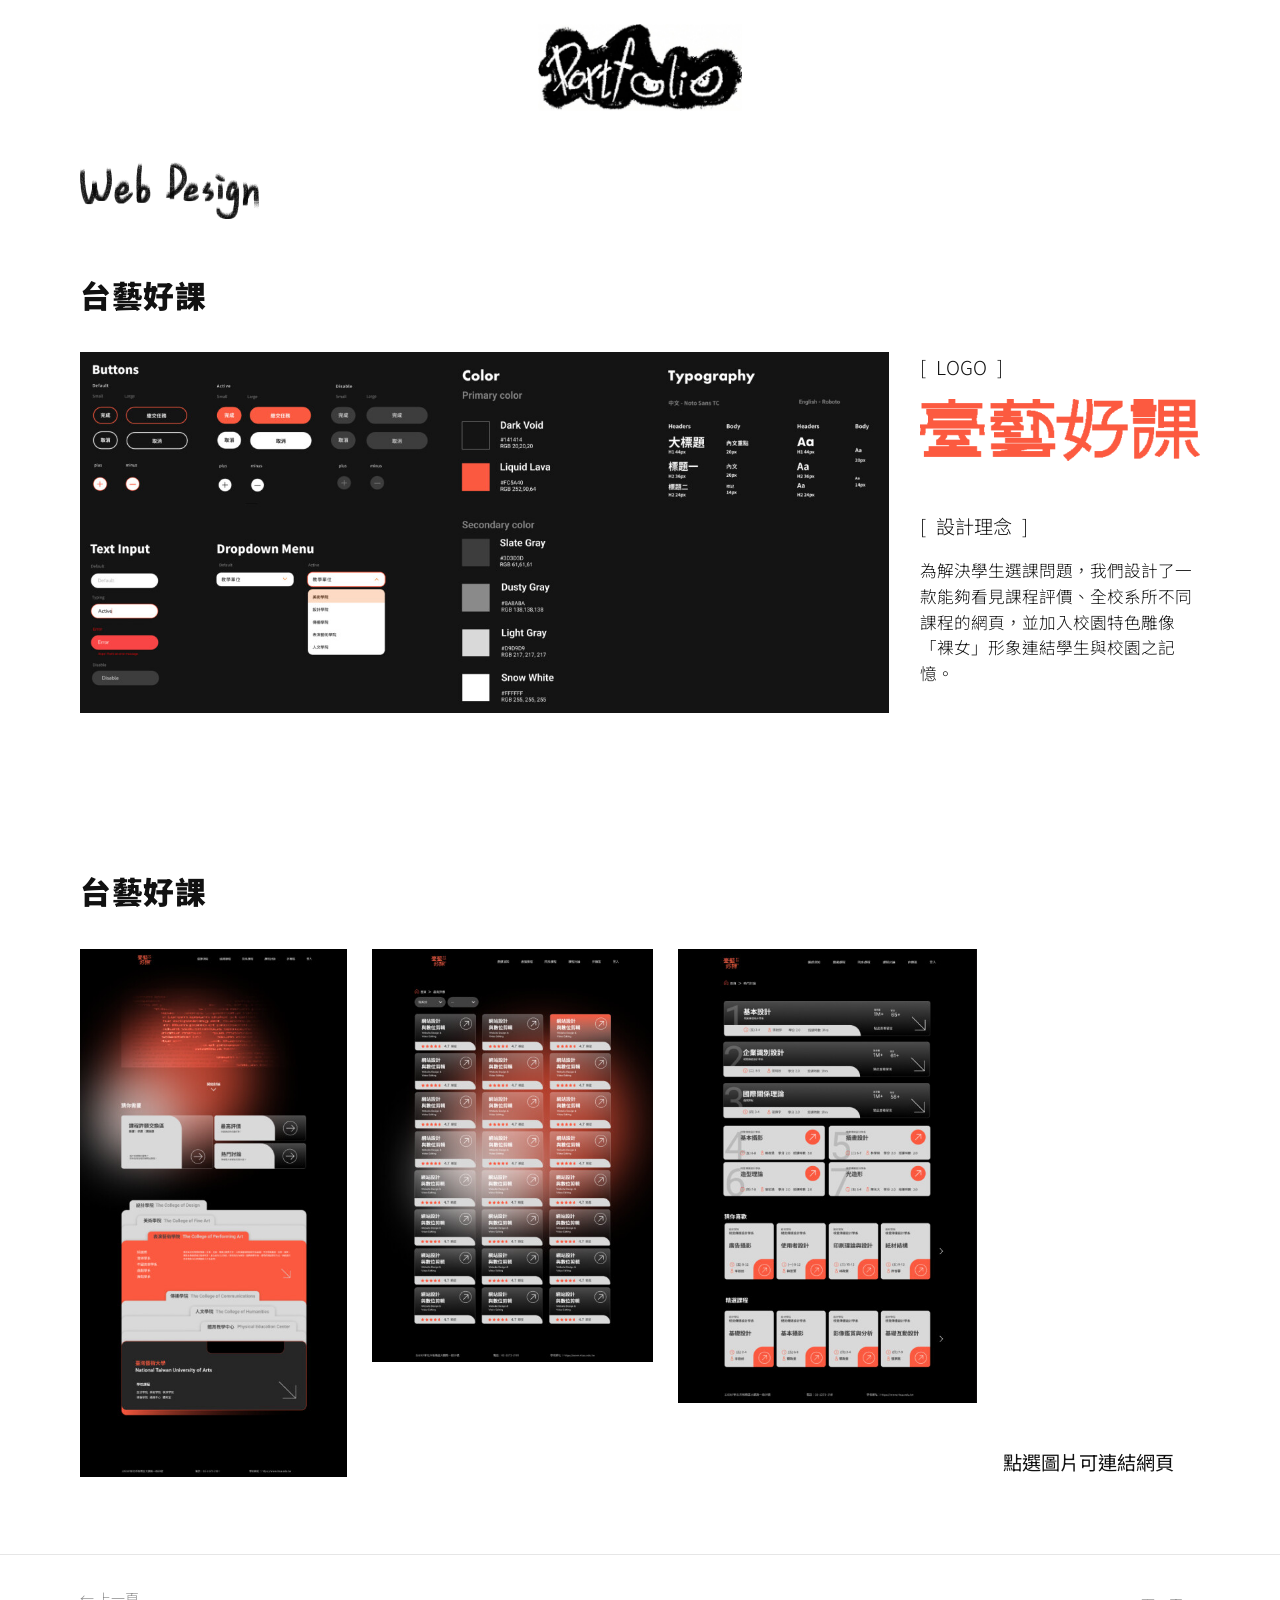
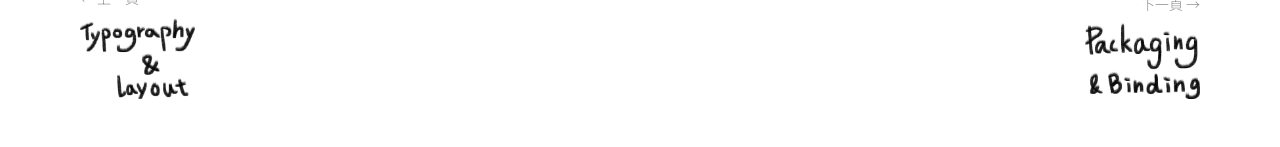
<file: web.html>
<!DOCTYPE html>
<html lang="zh-Hant">
<head>
  <meta charset="UTF-8">
  <meta name="viewport" content="width=device-width, initial-scale=1.0">
  <title>Web Design｜Portfolio</title>
  <link rel="preconnect" href="https://fonts.googleapis.com">
  <link rel="preconnect" href="https://fonts.gstatic.com" crossorigin>
  <link href="https://fonts.googleapis.com/css2?family=Noto+Sans+TC:wght@300;400;500;700;900&display=swap" rel="stylesheet">
  <link rel="stylesheet" href="css/style.css">
</head>
<body class="page-sub">

  <header class="site-header">
    <a class="site-logo" href="index.html" aria-label="回首頁"><img src="images/logo/logo-header.jpg" alt="Portfolio"></a>
  </header>

  <main class="section">
    <div class="page-title">
      <img src="images/hand/web-design.png" alt="Web Design">
    </div>

    <!-- ============ 台藝好課：設計系統 ============ -->
    <h2 class="project-title">台藝好課</h2>
    <div class="web-intro">
      <img class="web-intro__kit zoomable" src="images/web/ui-kit.jpg" alt="台藝好課 UI 元件、色彩與字體規範">
      <div class="web-intro__text">
        <h3 class="bracket">[ LOGO ]</h3>
        <img class="web-intro__logo" src="images/web/logo.png" alt="臺藝好課 LOGO">
        <h3 class="bracket">[ 設計理念 ]</h3>
        <p>為解決學生選課問題，我們設計了一款能夠看見課程評價、全校系所不同課程的網頁，並加入校園特色雕像「裸女」形象連結學生與校園之記憶。</p>
      </div>
    </div>

    <!-- ============ 台藝好課：頁面 ============ -->
    <h2 class="project-title">台藝好課</h2>
    <div class="web-pages">
<a class="site-link" href="https://hamold27.github.io/ntua.nice.class_v8/%E8%87%BA%E8%97%9D%E5%A5%BD%E8%AA%B2/index.html" target="_blank" rel="noopener">
  <img src="images/web/page-home.jpg" alt="台藝好課 首頁" loading="lazy">
</a>
<a class="site-link" href="https://hamold27.github.io/ntua.nice.class_v8/%E8%87%BA%E8%97%9D%E5%A5%BD%E8%AA%B2/index.html" target="_blank" rel="noopener">

  <img  src="images/web/page-list.jpg" alt="台藝好課 課程列表頁" loading="lazy">
  </a>
<a class="site-link" href="https://hamold27.github.io/ntua.nice.class_v8/%E8%87%BA%E8%97%9D%E5%A5%BD%E8%AA%B2/index.html" target="_blank" rel="noopener">

      <img  src="images/web/page-hot.jpg" alt="台藝好課 熱門課程頁" loading="lazy">
      </a>
      <p class="web-pages__caption">點選圖片可連結網頁</p>
    </div>
  </main>

  <nav class="pager" aria-label="頁面切換">
    <a class="pager__link" href="typography.html"><span class="pager__hint">← 上一頁</span><img src="images/hand/typography.png" alt="Typography &amp; Layout"></a>
    <a class="pager__link pager__link--next" href="packaging.html"><span class="pager__hint">下一頁 →</span><img src="images/hand/packaging.png" alt="Packaging &amp; Binding"></a>
  </nav>

  <script src="js/lightbox.js"></script>
</body>
</html>
</file>
<file: css/style.css>
/* =========================================================
 *  Portfolio — 張詠晴
 *  ---------------------------------------------------------
 *  設計稿尺寸 1920 × 1080，所以很多尺寸用 vw 換算：
 *  Figma 上 X px  →  X / 1920 * 100 vw
 * ========================================================= */

/* ---------- 1. 色彩 / 字體 變數（改這裡就能整站換色） ---------- */
:root {
  --black: #000;
  --ink: #111;
  --ink-soft: #444;
  --muted: #8a8a8a;
  --paper: #fff;
  --line: #e6e6e6;
  --accent: #fc5a40;          /* 台藝好課的 Liquid Lava 橘 */

  --font: "Noto Sans TC", "PingFang TC", "Microsoft JhengHei", system-ui, sans-serif;

  --gutter: clamp(16px, 6.25vw, 120px);   /* 左右留白：Figma 約 120px */
  --radius: 14px;
}

*, *::before, *::after { box-sizing: border-box; }
html { -webkit-text-size-adjust: 100%; scroll-behavior: smooth; }
body {
  margin: 0;
  font-family: var(--font);
  font-weight: 300;
  color: var(--ink);
  background: var(--paper);
  line-height: 1.6;
  overflow-x: hidden;
}
img { display: block; max-width: 100%; height: auto; }
a { color: inherit; text-decoration: none; }
h1, h2, h3, p, figure, ul, dl, dd { margin: 0; padding: 0; }
ul { list-style: none; }

/* =========================================================
 *  2. 首頁
 * ========================================================= */
.page-home { background: var(--black); }

.home {
  position: relative;
  min-height: 100vh;
  min-height: 100svh;
  overflow: hidden;
  display: grid;
  place-items: center;
}

/* --- 中央 logo --- */
.home-logo {
  position: relative;
  width: min(67.6vw, 140svh);         /* Figma 1298 / 1920 */
  margin-top: -6svh;                   /* 稍微偏上，跟設計稿一樣 */
  user-select: none;
  -webkit-user-select: none;
}
.home-logo__base { width: 100%; pointer-events: none; }

/* --- 眼睛：用 % 對齊 logo 圖片裡兩個 O 的位置 --- */
.eye {
  position: absolute;
  overflow: hidden;
  clip-path: ellipse(50% 50% at 50% 50%);   /* 瞳孔只在眼眶裡移動 */
}
.eye--1 { left: 50.43%; top: 62.21%; width: 9.78%; height: 16.59%; }
.eye--2 { left: 76.16%; top: 56.41%; width: 9.16%; height: 18.06%; }
.eye__pupil {
  width: 100%;
  height: 100%;
  transform: translate3d(0, 0, 0);
  will-change: transform;
  pointer-events: none;
}

/* --- 手寫字選單 --- */
.hand-link {
  position: absolute;
  display: block;
  transition: transform .35s cubic-bezier(.3, 1.6, .5, 1), opacity .3s;
}
.hand-link img { width: 100%; }
.hand-link:hover,
.hand-link:focus-visible { transform: rotate(-4deg) scale(1.08); }
.hand-link:focus-visible { outline: 2px dashed #fff; outline-offset: 8px; }

/* 位置 = Figma 上的座標 */
.hand-link--tl { left: 2.6vw;  top: 3.6vw;  width: 10.7vw; }   /* Typography & Layout */
.hand-link--tr { right: 1.4vw; top: 2.8vw;  width: 10vw; }     /* Packaging & Binding */
.hand-link--bl { left: 2.4vw;  bottom: 2.2vw; width: 11.2vw; } /* Web Design */
.hand-link--br { right: 1.4vw; bottom: 2vw;  width: 11.3vw; }  /* Fine Arts */
.hand-link--center {                                           /* About ME */
  left: 50%;
  top: calc(50% + min(15vw, 31svh));
  width: 10.5vw;
  translate: -50% 0;
}

/* 進場動畫 */
@media (prefers-reduced-motion: no-preference) {
  .home-logo { animation: pop-in .9s cubic-bezier(.2, 1.4, .4, 1) both; }
  .hand-link { animation: fade-up .8s ease both; }
  .hand-link--tl { animation-delay: .25s; }
  .hand-link--tr { animation-delay: .35s; }
  .hand-link--center { animation-delay: .45s; }
  .hand-link--bl { animation-delay: .55s; }
  .hand-link--br { animation-delay: .65s; }
}
@keyframes pop-in { from { opacity: 0; transform: scale(.85) rotate(-2deg); } }
@keyframes fade-up { from { opacity: 0; transform: translateY(14px); } }

/* =========================================================
 *  3. 內頁共用
 * ========================================================= */
.site-header {
  display: flex;
  justify-content: center;
  padding: clamp(16px, 1.9vw, 37px) var(--gutter) 0;
}
.site-logo {
  display: block;
  width: clamp(150px, 16vw, 306px);    /* Figma 306px */
  transition: transform .3s ease;
}
.site-logo:hover { transform: rotate(-3deg) scale(1.04); }

.section {
  width: 100%;
  max-width: 1920px;
  margin: 0 auto;
  padding: clamp(24px, 4vw, 72px) var(--gutter) clamp(48px, 6vw, 120px);
}
.section--wide { padding-left: clamp(12px, 3vw, 64px); padding-right: clamp(12px, 3vw, 64px); }

/* 頁面標題：直接用首頁的手寫字 PNG，反轉成黑色 */
.page-title {
  display: flex;
  flex-wrap: wrap;
  align-items: flex-end;
  justify-content: space-between;
  gap: 12px 24px;
  margin-bottom: clamp(28px, 4vw, 72px);
}
.page-title img {
  width: clamp(150px, 14vw, 260px);
  filter: invert(1);
}
.page-title__caption { color: var(--ink-soft); font-size: clamp(14px, 1.05vw, 20px); }

.project-title {
  font-weight: 900;
  font-size: clamp(28px, 2.4vw, 46px);
  letter-spacing: .02em;
  margin: 0 0 clamp(20px, 2.6vw, 50px);
}
.bracket { font-weight: 300; font-size: clamp(18px, 1.5vw, 28px); word-spacing: .3em; }
.bracket--bold { font-weight: 700; font-size: clamp(15px, 1vw, 18px); }

/* 上一頁 / 下一頁 */
.pager {
  display: flex;
  justify-content: space-between;
  align-items: flex-end;
  gap: 24px;
  padding: 32px var(--gutter) 48px;
  border-top: 1px solid var(--line);
  max-width: 1920px;
  margin: 0 auto;
}
.pager__link { display: flex; flex-direction: column; gap: 8px; transition: transform .3s ease; }
.pager__link--next { align-items: flex-end; text-align: right; }
.pager__link img { width: clamp(110px, 9vw, 170px); filter: invert(1); }
.pager__hint { font-size: 14px; color: var(--muted); }
.pager__link:hover { transform: translateY(-3px); }
.pager__link:hover .pager__hint { color: var(--ink); }

/* =========================================================
 *  4. About me
 * ========================================================= */
.about {
  max-width: 1920px;
  margin: 0 auto;
  padding: clamp(24px, 2vw, 40px) var(--gutter) clamp(48px, 5vw, 96px);
  display: grid;
  grid-template-columns: minmax(0, 28.1vw) minmax(0, 1fr);  /* 540 / 1920 */
  column-gap: clamp(32px, 11.8vw, 228px);
  font-size: clamp(16px, 1.55vw, 30px);
}
.about__photo { width: 100%; border-radius: var(--radius); aspect-ratio: 540 / 377; object-fit: cover; }
.about__name { font-weight: 400; font-size: 1.2em; line-height: 1.4; margin-top: 1.1em; display: grid; }
.about__born { margin-left: .7em; }
.about__heading { font-weight: 400; font-size: 1.2em; margin-bottom: .9em; }
.about__heading--me { margin-top: 3.4em; }

.contact { display: grid; gap: .35em; font-size: .95em; }
.contact li { display: flex; align-items: center; gap: .9em; }
.contact svg { flex: none; width: 1em; height: 1em; fill: none; stroke: currentColor; stroke-width: 1.6; stroke-linecap: round; stroke-linejoin: round; }
.contact a:hover { color: var(--accent); }

.about__resume { display: grid; gap: 2.2em; align-content: start; }
.edu { display: grid; gap: .4em; }
.edu__row { display: grid; grid-template-columns: 6.9em 1fr auto; align-items: center; column-gap: .5em; }
.edu__row img { width: 2.2em; height: auto; justify-self: end; }
.plain-list { display: grid; gap: .3em; padding-left: .3em; }
.jobs { display: grid; grid-template-columns: 1fr auto; gap: .35em 2em; }
.resume-block--skills { display: flex; justify-content: space-between; align-items: flex-end; gap: 2em; flex-wrap: wrap; }
.skills { display: grid; grid-template-columns: repeat(3, auto); gap: .2em 2.6em; justify-content: start; }
.qr { display: flex; gap: 1em; }
.qr a { display: grid; gap: .2em; text-align: center; color: #1a3d8f; font-weight: 500; font-size: .6em; }
.qr img { width: clamp(72px, 5vw, 96px); image-rendering: pixelated; }
.qr a:hover { transform: translateY(-3px); }

/* =========================================================
 *  5. Typography & Layout
 * ========================================================= */
.typo-grid {
  display: grid;
  grid-template-columns: repeat(12, minmax(0, 1fr));
  gap: clamp(12px, 1.1vw, 21px);
  align-items: start;
}
.typo { position: relative; overflow: hidden; background: #f4f4f4; }
.typo img { width: 100%; transition: transform .6s ease; }
.typo:hover img { transform: scale(1.03); }
.typo--wangyang  { grid-column: 1 / span 5; aspect-ratio: 1; }
.typo-text       { grid-column: 7 / span 6; align-self: center; font-size: clamp(15px, 1.15vw, 22px); color: var(--ink-soft); }
.typo-text h2    { font-weight: 300; font-size: 1.25em; margin-bottom: .8em; color: var(--ink); }
.typo--confusion { grid-column: 1 / span 3; aspect-ratio: 1; }
.typo--exhausted { grid-column: 4 / span 3; aspect-ratio: 1; }
.typo--coffee    { grid-column: 7 / span 6; aspect-ratio: 16 / 9; align-self: end; }
.typo--feng      { grid-column: 1 / span 5; aspect-ratio: 739 / 551; }
.typo--dream     { grid-column: 6 / span 7; aspect-ratio: 979 / 551; }
.typo img { height: 100%; object-fit: cover; }

/* 還沒放圖片時的佔位框 */
.placeholder { display: none; }
.typo.is-missing img { display: none; }
.typo.is-missing .placeholder {
  display: grid;
  place-content: center;
  text-align: center;
  height: 100%;
  border: 2px dashed #cfcfcf;
  color: var(--muted);
  font-size: 15px;
}
.placeholder small { font-size: 12px; opacity: .8; }

/* =========================================================
 *  6. Web Design
 * ========================================================= */
.web-intro {
  display: grid;
  grid-template-columns: minmax(0, 1215fr) minmax(0, 420fr);
  gap: clamp(20px, 2.4vw, 46px);
  margin-bottom: clamp(64px, 12vw, 240px);
}
.web-intro__text { display: grid; gap: clamp(14px, 1.3vw, 24px); align-content: start; }
.web-intro__text p { font-size: clamp(16px, 1.3vw, 25px); line-height: 1.55; }
.web-intro__logo { width: 100%; margin-bottom: clamp(16px, 2.6vw, 50px); }
.web-pages {
  display: grid;
  grid-template-columns: 406fr 427fr 455fr 300fr;
  gap: clamp(14px, 2vw, 40px);
  align-items: start;
}
.web-pages__caption { align-self: end; font-size: clamp(16px, 1.5vw, 28px); font-weight: 400; }

/* =========================================================
 *  7. Packaging & Binding
 * ========================================================= */
.book { margin-bottom: clamp(64px, 8vw, 160px); }
.book__hero {
  display: grid;
  grid-template-columns: minmax(0, 549fr) minmax(0, 1213fr);
  column-gap: 0;
  align-items: start;
}
.book__text { padding-right: clamp(16px, 2vw, 40px); font-size: clamp(14px, 1.05vw, 18px); line-height: 1.75; display: grid; gap: 1.1em; }
.spec { display: grid; grid-template-columns: 4em 1fr; row-gap: .1em; margin-top: 1.8em; margin-bottom: 4em; }
.spec__title { grid-column: 1 / -1; }
.book__concept-title { font-size: 1em; font-weight: 700; }
.book__photos img { width: 100%; }
.book__thumbs { display: grid; grid-template-columns: repeat(3, 1fr); }
.book__thumbs img { aspect-ratio: 407 / 271; object-fit: cover; }
.book__pair { display: grid; grid-template-columns: 1fr 1fr; width: 75%; margin: clamp(48px, 4.7vw, 90px) 0 clamp(20px, 2vw, 37px); }
.book__foot {
  display: grid;
  grid-template-columns: minmax(0, 470fr) minmax(0, 1260fr);
  gap: 24px;
  font-size: clamp(14px, 1.05vw, 18px);
  line-height: 1.8;
}
.book__foot p + p { margin-top: .8em; }
.book__subject { font-size: 1em; font-weight: 400; margin-bottom: .8em; }

.slides { display: grid; gap: 0; margin: 0 calc(var(--gutter) * -1) clamp(64px, 8vw, 160px); }
.slides img { width: 100%; }

/* 可以點開放大的圖片 */
.zoomable { cursor: zoom-in; }

/* =========================================================
 *  8. Fine Arts — 篩選 + 瀑布流
 * ========================================================= */
.filters { display: flex; flex-wrap: wrap; gap: 10px; margin-bottom: clamp(20px, 2.4vw, 40px); }
.filter {
  font: inherit;
  font-size: 15px;
  font-weight: 400;
  padding: 8px 18px;
  border: 1.5px solid var(--ink);
  border-radius: 999px;
  background: transparent;
  color: var(--ink);
  cursor: pointer;
  transition: background .25s, color .25s, transform .2s;
}
.filter:hover { transform: translateY(-2px); }
.filter.is-active { background: var(--ink); color: var(--paper); }
.filter__count { font-size: .8em; opacity: .6; margin-left: 2px; }

.masonry { position: relative; width: 100%; transition: height .5s ease; }
.masonry__item {
  position: absolute;
  top: 0;
  left: 0;
  margin: 0;
  overflow: hidden;
  border-radius: 6px;
  background: #ececec;
  cursor: zoom-in;
  transition: transform .6s cubic-bezier(.2, .8, .2, 1), opacity .4s ease;
}
.masonry__item img {
  width: 100%;
  height: 100%;
  object-fit: cover;
  opacity: 0;
  transition: opacity .6s ease, transform .6s ease, filter .4s ease;
}
.masonry__item img.is-loaded { opacity: 1; }
.masonry__item:hover img { transform: scale(1.04); }
.masonry__item.is-hidden { opacity: 0; pointer-events: none; }
.masonry__item:focus-visible { outline: 3px solid var(--accent); outline-offset: 3px; }

/* =========================================================
 *  9. Lightbox（點圖放大）
 * ========================================================= */
.lightbox {
  position: fixed;
  inset: 0;
  z-index: 100;
  display: grid;
  place-items: center;
  background: rgba(10, 10, 10, .94);
  opacity: 0;
  visibility: hidden;
  transition: opacity .3s ease, visibility .3s;
}
.lightbox.is-open { opacity: 1; visibility: visible; }
.lightbox__figure { margin: 0; display: grid; justify-items: center; gap: 12px; max-width: 92vw; }
.lightbox__img {
  max-width: 92vw;
  max-height: 84vh;
  max-height: 84svh;
  width: auto;
  object-fit: contain;
  box-shadow: 0 20px 60px rgba(0, 0, 0, .5);
}
.lightbox__caption { color: #ddd; font-size: 14px; text-align: center; min-height: 1.4em; }
.lightbox__btn {
  position: absolute;
  border: 0;
  background: none;
  color: #fff;
  font-size: 34px;
  line-height: 1;
  padding: 16px;
  cursor: pointer;
  opacity: .7;
  transition: opacity .2s, transform .2s;
}
.lightbox__btn:hover { opacity: 1; }
.lightbox__close { top: 8px; right: 12px; }
.lightbox__prev  { left: 8px; top: 50%; translate: 0 -50%; }
.lightbox__next  { right: 8px; top: 50%; translate: 0 -50%; }
.lightbox__prev:hover { transform: translateX(-3px); }
.lightbox__next:hover { transform: translateX(3px); }
.lightbox--single .lightbox__prev,
.lightbox--single .lightbox__next { display: none; }

/* =========================================================
 *  10. 響應式
 * ========================================================= */
@media (max-width: 900px) {
  /* 首頁：手機直式時 logo 放大、手寫字放大 */
  .home-logo { width: 88vw; margin-top: 0; }
  .hand-link--tl { left: 5vw; top: 6vw; width: 26vw; }
  .hand-link--tr { right: 5vw; top: 6vw; width: 25vw; }
  .hand-link--bl { left: 5vw; bottom: 7vw; width: 28vw; }
  .hand-link--br { right: 5vw; bottom: 7vw; width: 26vw; }
  .hand-link--center { top: calc(50% + 24vw); width: 26vw; }

  .about { grid-template-columns: 1fr; row-gap: 48px; font-size: 17px; }
  .about__heading--me { margin-top: 1.6em; }
  .jobs { grid-template-columns: 1fr; gap: 0; }
  .jobs span:nth-child(even) { color: var(--muted); font-size: .9em; margin-bottom: .5em; }
  .edu__row { grid-template-columns: 1fr auto; }
  .edu__row span:first-child { grid-column: 1 / -1; color: var(--muted); font-size: .9em; }

  .typo-grid > * { grid-column: 1 / -1 !important; }
  .typo--confusion, .typo--exhausted { grid-column: span 6 !important; }

  .web-intro { grid-template-columns: 1fr; }
  .web-pages { grid-template-columns: 1fr 1fr; }
  .web-pages__caption { grid-column: 1 / -1; }

  .book__hero, .book__foot { grid-template-columns: 1fr; row-gap: 24px; }
  .book__text { order: 2; padding-right: 0; }
  .spec { margin-bottom: 1em; }
  .book__pair { width: 100%; }
}
</file>
